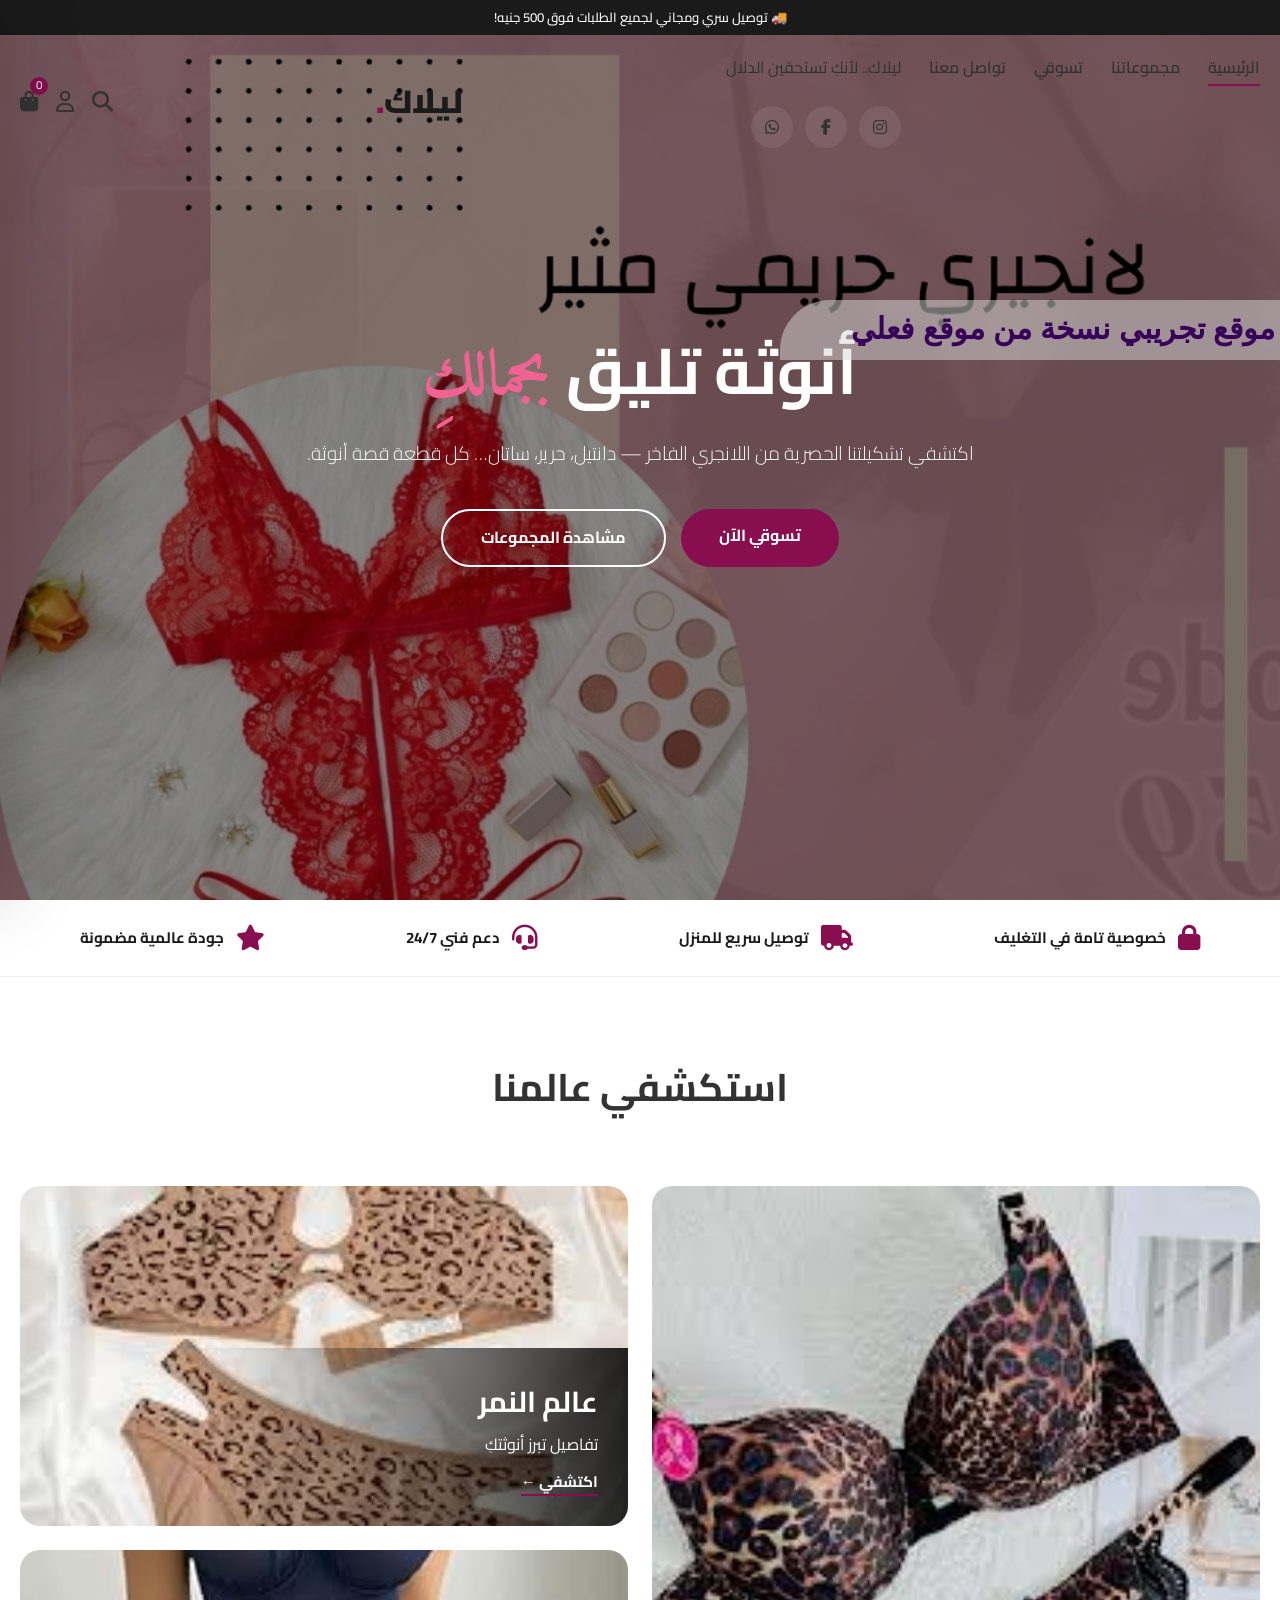
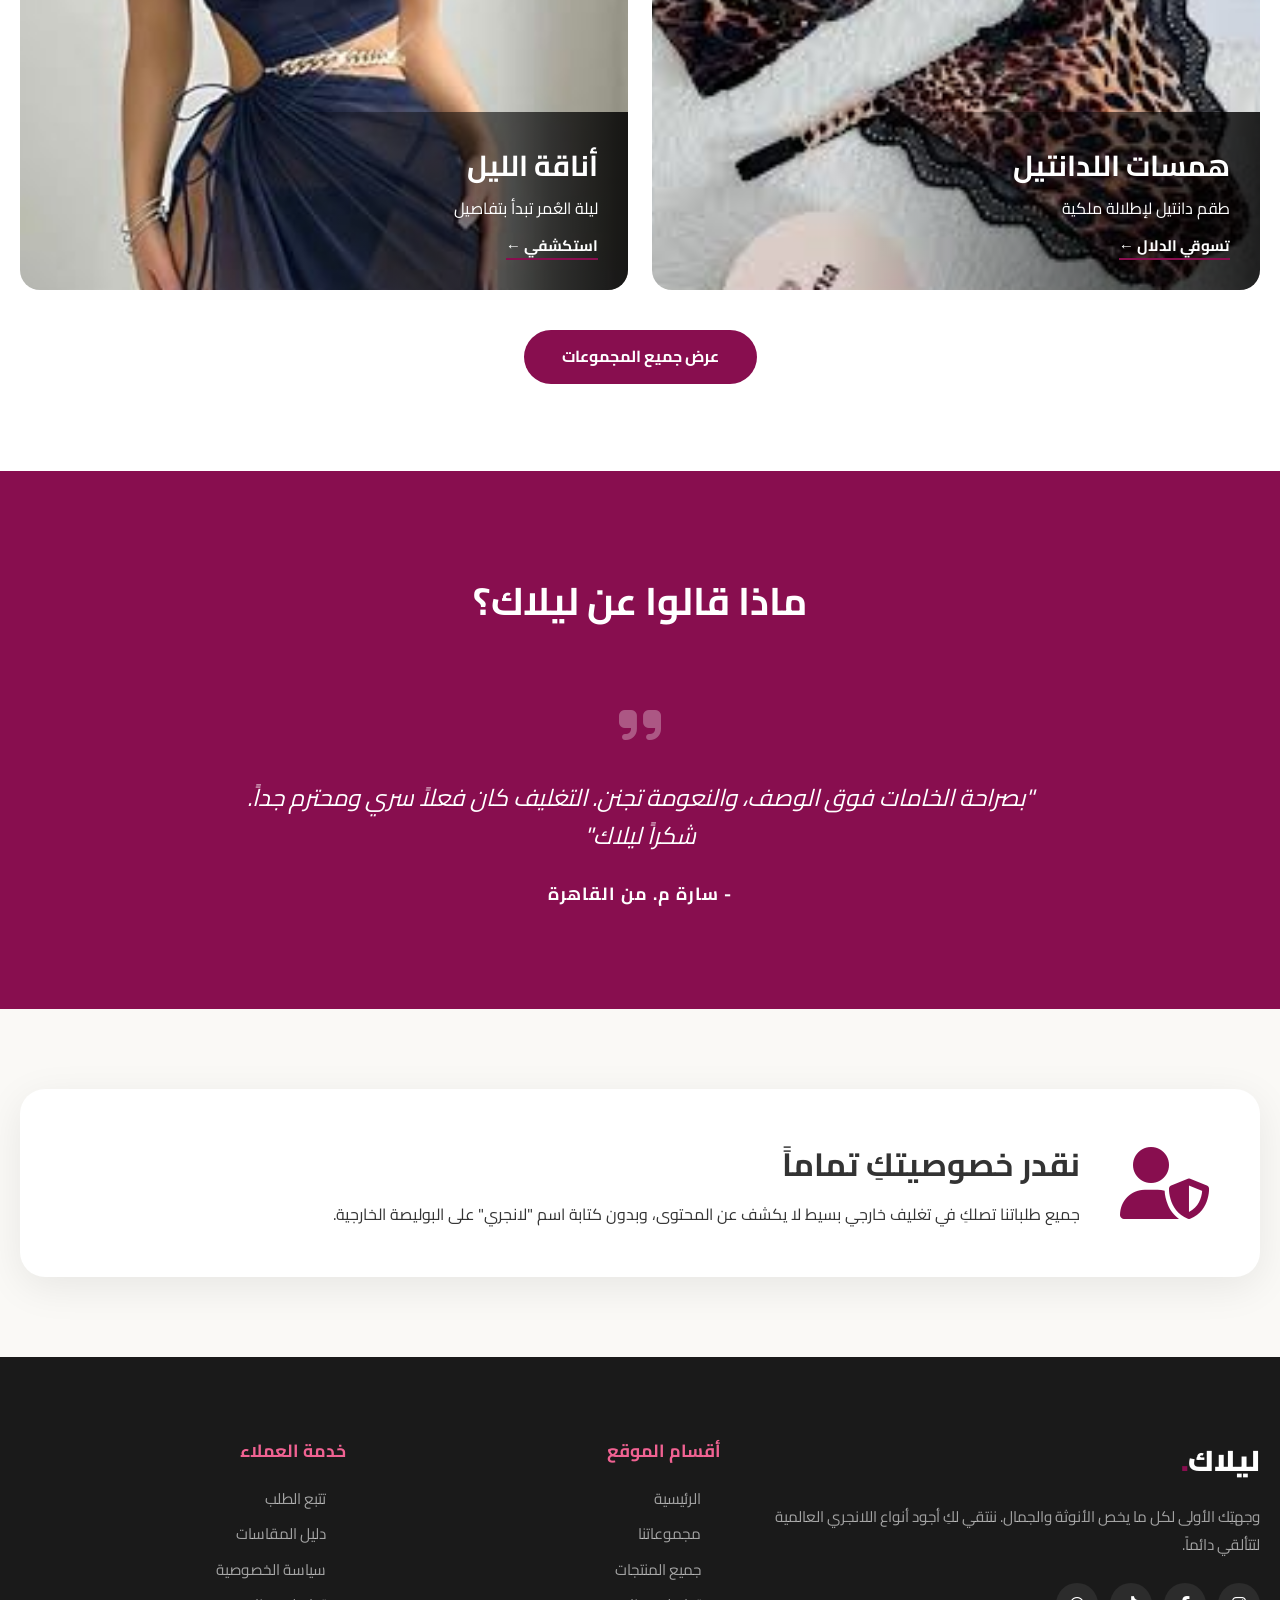
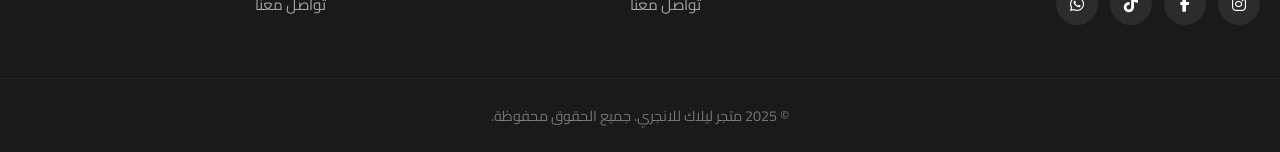
<file: index.html>
<!-- 
   ================================================================
   صفحة البداية - متجر ليلاك (LILAC)
   الوصف: الصفحة الرئيسية التي تعرض الهوية، المجموعات، وآراء العملاء.
   تم التطوير واليرمج بواسطة احمد وجدي الفقي  
   ================================================================
-->
<!DOCTYPE html>
<html lang="ar" dir="rtl">
<head>
    <meta charset="UTF-8">
    <meta name="viewport" content="width=device-width, initial-scale=1.0">
    <title>ليلاك | متجر اللانجري الفاخر</title>
    
    <!-- الروابط الخارجية: الخطوط والأيقونات -->
    <link rel="preconnect" href="https://fonts.googleapis.com">
    <link rel="preconnect" href="https://fonts.gstatic.com" crossorigin>
    <link href="https://fonts.googleapis.com/css2?family=Cairo:wght@300;400;600;700;900&family=Amiri:ital,wght@0,400;0,700;1,400&display=swap" rel="stylesheet">
    <link rel="stylesheet" href="https://cdnjs.cloudflare.com/ajax/libs/font-awesome/6.4.0/css/all.min.css">
    <link rel="stylesheet" href="style.css">
</head>
<body>
 <div class="panr"><p class="t_panr">  موقع تجريبي نسخة من موقع فعلي</p></div>
    <!-- Preloader -->
    <div id="preloader">
        <div class="loader"></div>
    </div>

    <div class="scroll-progress" id="scrollProgress"></div>

    <!-- نافذة البحث المنبثقة -->
    <div class="search-popup" id="searchPopup">
        <div class="container">
            <div class="search-header">
                <h3>عن ماذا تبحثين؟</h3>
                <button id="closeSearch"><i class="fa-solid fa-xmark"></i></button>
            </div>
            <form class="search-form">
                <input type="text" placeholder="ابحثي عن (لانجري، دانتيل، بودي سوت...)" autofocus>
                <button type="submit"><i class="fa-solid fa-magnifying-glass"></i></button>
            </form>
        </div>
    </div>

    <!-- ================= الـتـرويـسة (Header) ================= -->
    <header id="mainHeader">
        <!-- شريط الإعلانات المتحرك (يتم تغيير نصوصه عبر JS) -->
        <div class="top-bar">
            <span>🚚 توصيل سري ومجاني لجميع الطلبات فوق 500 جنيه!</span>
        </div>
        
        <nav class="navbar">
            <div class="container">
                <!-- زر القائمة الجانبية للموبايل -->
                <div class="nav-toggle" id="navToggle">
                    <span></span><span></span><span></span>
                </div>
                
                <!-- روابط التنقل الرئيسية -->
                <ul class="nav-links" id="navLinks">
                    <li><a href="index.html" class="active">الرئيسية</a></li>
                    <li><a href="collections.html">مجموعاتنا</a></li>
                    <li><a href="products.html">تسوقي</a></li>
                    <li><a href="contact.html">تواصل معنا</a></li>
                    
                    <!-- محتوى إضافي يظهر فقط في قائمة الموبايل -->
                    <div class="mobile-nav-extra">
                        <p class="mobile-nav-tagline">ليلاك.. لأنكِ تستحقين الدلال</p>
                        <div class="social-links">
                            <a href="#"><i class="fa-brands fa-instagram"></i></a>
                            <a href="#"><i class="fa-brands fa-facebook-f"></i></a>
                            <a href="#"><i class="fa-brands fa-whatsapp"></i></a>
                        </div>
                    </div>
                </ul>
                
                <!-- الشعار (Logo) -->
                <div class="logo"><a href="index.html">ليلاك<span>.</span></a></div>
                
                <!-- أيقونات الأدوات (بحث، حساب، سلة) -->
                <div class="nav-icons">
                    <a href="#" id="searchBtn"><i class="fa-solid fa-magnifying-glass"></i></a>
                    <a href="products.html"><i class="fa-regular fa-user"></i></a>
                    <a href="#" class="cart-icon" id="cartBtn">
                        <i class="fa-solid fa-bag-shopping"></i>
                        <span class="cart-count">0</span>
                    </a>
                </div>
            </div>
        </nav>
    </header>

    <!-- ================= قـسـم الـتـرحـيـب (Hero) ================= -->
    <section class="hero" style="background-image: linear-gradient(rgba(0,0,0,0.45), rgba(0,0,0,0.45)), url('img/prodacts/hook 1 .jpg'); background-position: center top;">
        <div class="hero-content">
            <h1 class="fade-in">أنوثة تليق <span>بجمالكِ</span></h1>
            <p class="fade-in">اكتشفي تشكيلتنا الحصرية من اللانجري الفاخر — دانتيل، حرير، ساتان… كل قطعة قصة أنوثة.</p>
            <div class="hero-btns fade-in">
                <a href="products.html" class="btn btn-primary">تسوقي الآن</a>
                <a href="collections.html" class="btn btn-outline">مشاهدة المجموعات</a>
            </div>
        </div>
    </section>

    <!-- ================= مـمـيزات الـمـتـجر (Trust Bars) ================= -->
    <section class="trust-bars">
        <div class="container flex-row">
            <div class="trust-item"><i class="fa-solid fa-lock"></i> <span>خصوصية تامة في التغليف</span></div>
            <div class="trust-item"><i class="fa-solid fa-truck"></i> <span>توصيل سريع للمنزل</span></div>
            <div class="trust-item"><i class="fa-solid fa-headset"></i> <span>دعم فني 24/7</span></div>
            <div class="trust-item"><i class="fa-solid fa-star"></i> <span>جودة عالمية مضمونة</span></div>
        </div>
    </section>

    <!-- ================= استـعراض الـمـجـموعات (Collections) ================= -->
    <section class="page-section" style="background: var(--white);">
        <div class="container">
            <div class="section-title">
                <h2>استكشفي عالمنا</h2>
                <div class="title-line"></div>
            </div>
            
            <div class="collections-grid">
                <!-- مجموعة كبيرة (تصميم مميز) -->
                <div class="collection-item large reveal">
                    <img src="img/prodacts/6.jpg" alt="طقم نمر بدانتيل">
                    <div class="collection-content">
                        <h3>همسات اللدانتيل</h3>
                        <p>طقم دانتيل لإطلالة ملكية</p>
                        <a href="collections.html" class="shop-link">تسوقي الدلال ←</a>
                    </div>
                </div>
                
                <!-- مجموعات فرعية -->
                <div class="collection-item reveal">
                    <img src="img/prodacts/3.jpg" alt="طقم نمر بيج">
                    <div class="collection-content">
                        <h3>عالم النمر</h3>
                        <p>تفاصيل تبرز أنوثتكِ</p>
                        <a href="collections.html" class="shop-link">اكتشفي ←</a>
                    </div>
                </div>
                <div class="collection-item reveal">
                    <img src="img/prodacts/d.jpg" alt="فستان كحلي فاخر">
                    <div class="collection-content">
                        <h3>أناقة الليل</h3>
                        <p>ليلة العُمر تبدأ بتفاصيل</p>
                        <a href="collections.html" class="shop-link">استكشفي ←</a>
                    </div>
                </div>
            </div>
            
            <div style="text-align:center; margin-top: 40px;">
                <a href="collections.html" class="btn btn-primary">عرض جميع المجموعات</a>
            </div>
        </div>
    </section>

    <!-- ================= آراء الـعـمـلاء (Testimonials) ================= -->
    <section class="testimonials">
        <div class="container">
            <div class="section-title">
                <h2 style="color:white">ماذا قالوا عن ليلاك؟</h2>
                <div class="title-line" style="background:white"></div>
            </div>
            <div class="testimonial-slider">
                <div class="testimonial-card">
                    <i class="fa-solid fa-quote-right"></i>
                    <p>"بصراحة الخامات فوق الوصف، والنعومة تجنن. التغليف كان فعلاً سري ومحترم جداً. شكراً ليلاك"</p>
                    <div class="author">- سارة م. من القاهرة</div>
                </div>
            </div>
        </div>
    </section>

    <!-- ================= قـسـم الـخـصـوصـيـة (Confidentiality) ================= -->
    <section class="confidentiality">
        <div class="container">
            <div class="conf-card">
                <div class="conf-icon"><i class="fa-solid fa-user-shield"></i></div>
                <div class="conf-text">
                    <h2>نقدر خصوصيتكِ تماماً</h2>
                    <p>جميع طلباتنا تصلكِ في تغليف خارجي بسيط لا يكشف عن المحتوى، وبدون كتابة اسم "لانجري" على البوليصة الخارجية.</p>
                </div>
            </div>
        </div>
    </section>

    <!-- ================= تـذيـيـل الـصـفـحة (Footer) ================= -->
    <footer>
        <div class="container grid-container">
            <!-- عن المتجر -->
            <div class="footer-about">
                <div class="logo">ليلاك<span>.</span></div>
                <p>وجهتِك الأولى لكل ما يخص الأنوثة والجمال. ننتقي لكِ أجود أنواع اللانجري العالمية لتتألقي دائماً.</p>
                <div class="social-links">
                    <a href="#"><i class="fa-brands fa-instagram"></i></a>
                    <a href="#"><i class="fa-brands fa-facebook-f"></i></a>
                    <a href="#"><i class="fa-brands fa-tiktok"></i></a>
                    <a href="#"><i class="fa-brands fa-whatsapp"></i></a>
                </div>
            </div>
            
            <!-- روابط سريعة -->
            <div class="footer-links">
                <h3>أقسام الموقع</h3>
                <ul>
                    <li><a href="index.html">الرئيسية</a></li>
                    <li><a href="collections.html">مجموعاتنا</a></li>
                    <li><a href="products.html">جميع المنتجات</a></li>
                    <li><a href="contact.html">تواصل معنا</a></li>
                </ul>
            </div>
            
            <!-- خدمة العملاء -->
            <div class="footer-links">
                <h3>خدمة العملاء</h3>
                <ul>
                    <li><a href="#">تتبع الطلب</a></li>
                    <li><a href="products.html" class="open-modal">دليل المقاسات</a></li>
                    <li><a href="#">سياسة الخصوصية</a></li>
                    <li><a href="contact.html">تواصل معنا</a></li>
                </ul>
            </div>
        </div>
        
        <!-- حقوق النشر -->
        <div class="bottom-footer">
            <div class="container">
                <p>© 2025 متجر ليلاك للانجري. جميع الحقوق محفوظة.</p>
            </div>
        </div>
    </footer>

    <!-- ================= سـلـة الـتـسوق (Cart Sidebar) ================= -->
    <div class="cart-sidebar" id="cartSidebar">
        <div class="cart-header">
            <h3>سلتك (<span>0</span>)</h3>
            <button id="closeCart"><i class="fa-solid fa-xmark"></i></button>
        </div>
        <div class="cart-items" id="cartItems">
            <div class="empty-cart">🛍️ سلتك فارغة، ابدأي بالتسوق الآن!</div>
        </div>
        <div class="cart-footer">
            <div class="total"><span>الإجمالي:</span> <span id="cartTotal">0 ج.م</span></div>
            <button class="btn btn-primary w-100">إتمام الشراء</button>
        </div>
    </div>

    <!-- ================= دلـيـل الـمـقاسات (Size Modal) ================= -->
    <div class="modal" id="sizeModal">
        <div class="modal-header">
            <h3>دليل المقاسات العالمي</h3>
            <button class="close-modal-btn"><i class="fa-solid fa-xmark"></i></button>
        </div>
        <table class="size-table">
            <thead><tr><th>المقاس</th><th>الصدر (سم)</th><th>الوسط (سم)</th></tr></thead>
            <tbody>
                <tr><td>S</td><td>80-85</td><td>60-65</td></tr>
                <tr><td>M</td><td>85-90</td><td>65-70</td></tr>
                <tr><td>L</td><td>90-95</td><td>70-75</td></tr>
                <tr><td>XL</td><td>95-100</td><td>75-80</td></tr>
            </tbody>
        </table>
    </div>

    <!-- الستارة الخلفية للتعتيم -->
    <div class="overlay" id="overlay"></div>
    
    <!-- ملف الجافاسكريبت للشرح والوظائف -->
    <script src="script.js"></script>
</body>
</html>
</file>
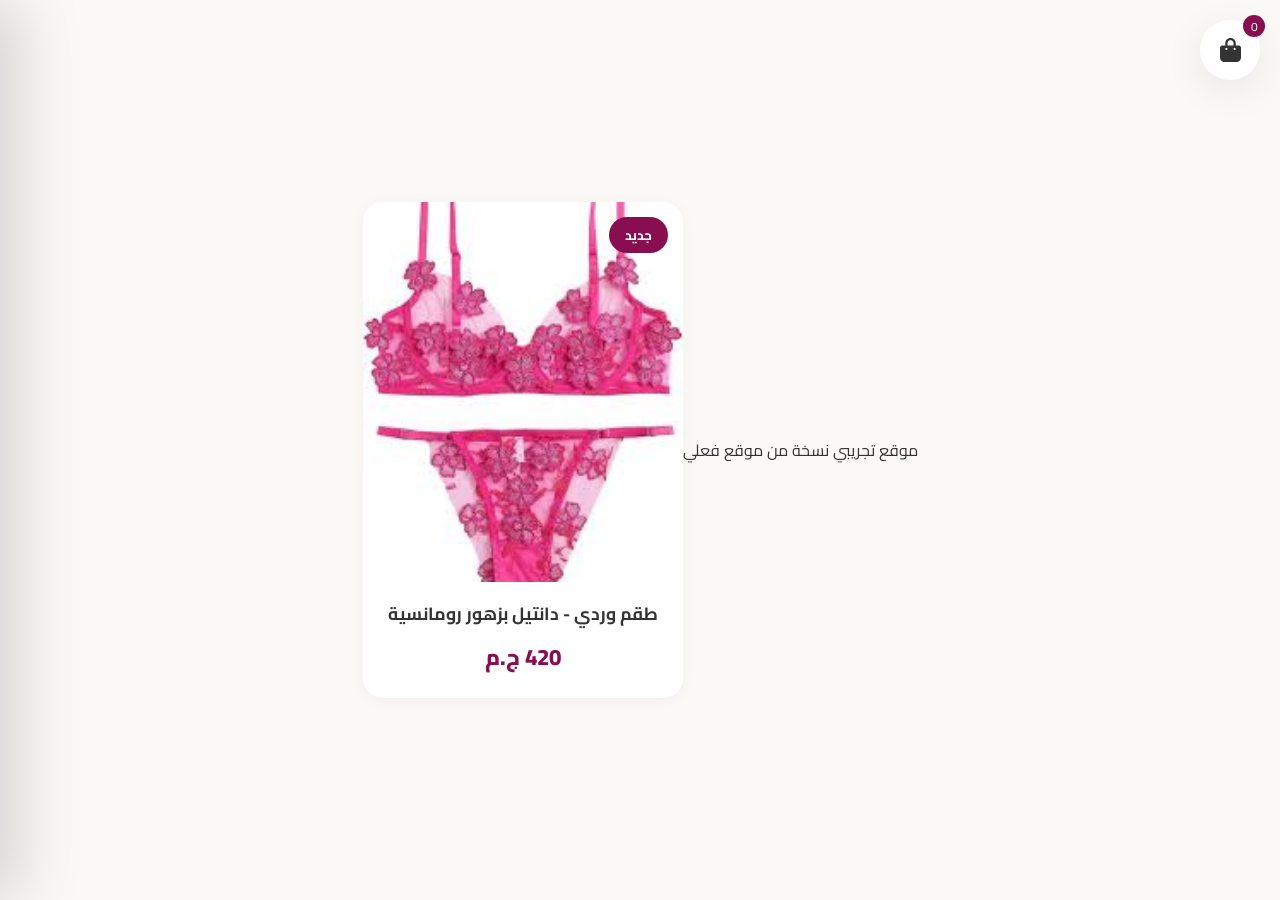
<file: cart_demo.html>
<!DOCTYPE html>
<html lang="ar" dir="rtl">
<head>
    <meta charset="UTF-8">
    <meta name="viewport" content="width=device-width, initial-scale=1.0">
    <title>ليلاك - نموذج السلة الاحترافي (للمطورين)</title>
    
    <!-- خط القاهرة والأميري (نفس الخطوط المستخدمة في المتجر) -->
    <link href="https://fonts.googleapis.com/css2?family=Cairo:wght@400;700;800&family=Amiri:ital,wght@0,700;1,700&display=swap" rel="stylesheet">
    <!-- مكتبة الأيقونات FontAwesome -->
    <link rel="stylesheet" href="https://cdnjs.cloudflare.com/ajax/libs/font-awesome/6.0.0/css/all.min.css">
    
    <style>
        /* ------------------------------------------------
           1. المتغيرات العامة (نفس متغيرات متجر ليلاك)
           ------------------------------------------------ */
        :root {
            --primary-color: #880E4F;
            --primary-light: #F06292;
            --secondary-color: #1A1A1A;
            --accent-color: #D4AF37;
            --bg-color: #FAF9F6;
            --text-color: #333333;
            --text-muted: #888888;
            --white: #ffffff;
            --transition: all 0.45s cubic-bezier(0.165, 0.84, 0.44, 1);
            --shadow: 0 10px 40px rgba(0, 0, 0, 0.08);
            --radius: 20px;
        }

        /* ------------------------------------------------
           2. التصفير والتنسيق الأساسي
           ------------------------------------------------ */
        * {
            margin: 0;
            padding: 0;
            box-sizing: border-box;
            font-family: 'Cairo', sans-serif;
        }

        body {
            background-color: var(--bg-color);
            color: var(--text-color);
            padding: 100px 20px;
            display: flex;
            justify-content: center;
            align-items: center;
            min-height: 100vh;
        }

        /* ------------------------------------------------
           3. كارد المنتج (التصميم الأصلي للمتجر)
           ------------------------------------------------ */
        .product-card {
            background: var(--white);
            border-radius: var(--radius);
            overflow: hidden;
            transition: var(--transition);
            box-shadow: 0 2px 15px rgba(0, 0, 0, 0.04);
            position: relative;
            width: 320px;
        }

        .product-card:hover {
            transform: translateY(-10px);
            box-shadow: 0 25px 50px rgba(0, 0, 0, 0.12);
        }

        .product-img {
            height: 380px;
            position: relative;
            overflow: hidden;
        }

        .product-img img {
            width: 100%;
            height: 100%;
            object-fit: cover;
            transition: var(--transition);
        }

        .product-card:hover .product-img img {
            transform: scale(1.1);
        }

        /* الأزرار التي تظهر عند التحويم */
        .product-actions {
            position: absolute;
            bottom: -70px;
            left: 50%;
            transform: translateX(-50%);
            display: flex;
            gap: 12px;
            transition: var(--transition);
            z-index: 99;
        }

        .product-card:hover .product-actions {
            bottom: 20px;
        }

        .product-actions button {
            width: 50px;
            height: 50px;
            border-radius: 50%;
            border: none;
            background: var(--white);
            cursor: pointer;
            box-shadow: 0 5px 15px rgba(0, 0, 0, 0.12);
            font-size: 1.2rem;
            transition: var(--transition);
            color: var(--secondary-color);
        }

        .product-actions button:hover {
            background: var(--primary-color);
            color: var(--white);
            transform: scale(1.1);
        }

        /* معلومات المنتج */
        .product-info {
            padding: 20px 25px;
            text-align: center;
        }

        .product-info h3 {
            font-size: 1.1rem;
            margin-bottom: 10px;
            line-height: 1.4;
            font-weight: 700;
        }

        .price {
            font-weight: 800;
            font-size: 1.4rem;
            color: var(--primary-color);
        }

        .product-badge {
            position: absolute;
            top: 15px;
            right: 15px;
            background: var(--primary-color);
            color: var(--white);
            padding: 5px 16px;
            border-radius: 50px;
            font-weight: 700;
            font-size: 0.85rem;
            z-index: 10;
        }

        /* ------------------------------------------------
           4. السلة الجانبية (التصميم الأصلي للمتجر)
           ------------------------------------------------ */
        .overlay {
            position: fixed;
            top: 0;
            left: 0;
            width: 100%;
            height: 100%;
            background: rgba(0, 0, 0, 0.65);
            z-index: 1500;
            display: none;
            backdrop-filter: blur(6px);
        }

        .cart-sidebar {
            position: fixed;
            top: 0;
            left: -420px;
            width: 420px;
            height: 100%;
            background: var(--white);
            z-index: 2000;
            transition: var(--transition);
            padding: 35px;
            display: flex;
            flex-direction: column;
            box-shadow: 20px 0 60px rgba(0, 0, 0, 0.15);
        }

        .cart-sidebar.open {
            left: 0;
        }

        .cart-header {
            display: flex;
            justify-content: space-between;
            align-items: center;
            padding-bottom: 20px;
            border-bottom: 1px solid #f5f5f5;
        }

        .cart-header h3 { font-size: 1.4rem; }
        
        .cart-header button {
            background: none; border: none; font-size: 1.5rem;
            cursor: pointer; color: var(--text-muted);
        }

        /* قائمة عناصر السلة */
        .cart-items {
            flex: 1;
            overflow-y: auto;
            margin: 20px 0;
        }

        .cart-item {
            display: flex;
            gap: 15px;
            margin-bottom: 20px;
            align-items: center;
        }

        .cart-item img {
            width: 70px;
            height: 90px;
            border-radius: 10px;
            object-fit: cover;
        }

        .cart-item-info { flex: 1; }
        
        .cart-item-info h4 { font-size: 0.95rem; margin-bottom: 5px; }
        
        .cart-item-price { color: var(--primary-color); font-weight: 800; }

        .cart-footer {
            border-top: 1px solid #f5f5f5;
            padding-top: 25px;
        }

        .total {
            display: flex;
            justify-content: space-between;
            font-size: 1.2rem;
            font-weight: 800;
            margin-bottom: 20px;
        }

        .btn-primary {
            background: var(--primary-color);
            color: var(--white);
            border: none;
            padding: 15px;
            border-radius: 12px;
            width: 100%;
            font-weight: 700;
            cursor: pointer;
            transition: var(--transition);
        }

        /* أيقونة السلة في الهيدر */
        .cart-icon {
            position: fixed;
            top: 20px;
            right: 20px;
            font-size: 1.5rem;
            cursor: pointer;
            background: var(--white);
            width: 60px;
            height: 60px;
            border-radius: 50%;
            display: flex;
            align-items: center;
            justify-content: center;
            box-shadow: var(--shadow);
            z-index: 1000;
        }

        .cart-count {
            position: absolute;
            top: -5px;
            right: -5px;
            background: var(--primary-color);
            color: white;
            font-size: 0.75rem;
            width: 22px;
            height: 22px;
            border-radius: 50%;
            display: flex;
            align-items: center;
            justify-content: center;
        }
    </style>
</head>
<body>
    <div class="panr"><p class="t_panr">  موقع تجريبي نسخة من موقع فعلي</p></div>

    <!-- أيقونة السلة (Trigger) -->
    <div class="cart-icon" onclick="toggleCart()">
        <i class="fa-solid fa-bag-shopping"></i>
        <span class="cart-count" id="cartCount">0</span>
    </div>

    <!-- كارد المنتج (نفس تصميم الموقع) -->
    <div class="product-card">
        <div class="product-badge">جديد</div>
        <div class="product-img">
            <img src="img/prodacts/2.jpg" alt="طقم وردي">
            <div class="product-actions">
                <!-- زر الإضافة -->
                <button onclick="addToCart(1, 'طقم وردي - دانتيل رومانسية', 420, 'img/prodacts/2.jpg')">
                    <i class="fa-solid fa-cart-plus"></i>
                </button>
                <button><i class="fa-regular fa-heart"></i></button>
            </div>
        </div>
        <div class="product-info">
            <h3>طقم وردي - دانتيل بزهور رومانسية</h3>
            <div class="price">420 ج.م</div>
        </div>
    </div>

    <!-- السلة الجانبية (نفس تصميم الموقع) -->
    <div class="cart-sidebar" id="cartSidebar">
        <div class="cart-header">
            <h3>سلتك (<span id="countText">0</span>)</h3>
            <button onclick="toggleCart()"><i class="fa-solid fa-xmark"></i></button>
        </div>
        <div class="cart-items" id="cartItems">
            <!-- سيتم تعبئتها بواسطة JS -->
        </div>
        <div class="cart-footer">
            <div class="total">
                <span>الإجمالي:</span>
                <span id="cartTotal">0 ج.م</span>
            </div>
            <button class="btn-primary" onclick="alert('تم التوجه لصفحة إتمام الشراء')">إتمام الشراء</button>
        </div>
    </div>

    <!-- الخلفية المعتمة -->
    <div class="overlay" id="overlay" onclick="toggleCart()"></div>

    <script>
        /* 
           ================================================================
           شرح الجافاسكريبت للسلة (بالتفصيل)
           ================================================================
        */

        // 1. مصفوفة السلة: هي المكان الذي تحفظ فيه المنتجات أثناء تصفح المستخدم.
        let cart = [];

        // 2. دالة فتح/إغلاق السلة: تقوم بتبديل كلاس 'open' لتحريك السلة.
        function toggleCart() {
            const sidebar = document.getElementById('cartSidebar');
            const overlay = document.getElementById('overlay');
            sidebar.classList.toggle('open');
            overlay.style.display = sidebar.classList.contains('open') ? 'block' : 'none';
        }

        // 3. دالة إضافة منتج:
        // - تأخذ (ID، الاسم، السعر، الصورة).
        // - تبحث إذا كان المنتج موجود مسبقاً لزيادة الكمية بدلاً من تكراره.
        function addToCart(id, title, price, image) {
            const existingItem = cart.find(item => item.id === id);

            if (existingItem) {
                existingItem.quantity += 1;
            } else {
                cart.push({ id, title, price, image, quantity: 1 });
            }

            updateUI(); // تحديث الأرقام والواجهة
            
            // فتح السلة تلقائياً عند الإضافة لإشعار المستخدم
            if (!document.getElementById('cartSidebar').classList.contains('open')) {
                toggleCart();
            }
        }

        // 4. دالة تحديث الواجهة (The Engine):
        // يقوم بمسح محتوى السلة وإعادة كتابته بناءً على ما هو موجود في المصفوفة.
        function updateUI() {
            const cartItems = document.getElementById('cartItems');
            const cartCount = document.getElementById('cartCount');
            const countText = document.getElementById('countText');
            const cartTotal = document.getElementById('cartTotal');

            cartItems.innerHTML = ''; // مسح الحالي
            let total = 0;
            let count = 0;

            cart.forEach((item, index) => {
                total += item.price * item.quantity;
                count += item.quantity;

                // بناء كود الـ HTML لكل عنصر
                cartItems.innerHTML += `
                    <div class="cart-item">
                        <img src="${item.image}" alt="">
                        <div class="cart-item-info">
                            <h4>${item.title}</h4>
                            <div class="cart-item-price">${item.price} ج.م × ${item.quantity}</div>
                            <button onclick="removeFromCart(${index})" style="color:red; background:none; border:none; cursor:pointer; font-size:0.8rem; margin-top:5px;">حذف</button>
                        </div>
                    </div>
                `;
            });

            // تحديث الأرقام النهائية
            cartCount.textContent = count;
            countText.textContent = count;
            cartTotal.textContent = total + ' ج.م';
            
            if (cart.length === 0) {
                cartItems.innerHTML = '<div style="text-align:center; padding:50px; color:#aaa;">سلتك فارغة</div>';
            }
        }

        // 5. دالة الحذف: تحذف عنصر واحد من المصفوفة بناءً على ترتيبه.
        function removeFromCart(index) {
            cart.splice(index, 1);
            updateUI();
        }
    </script>
</body>
</html>
</file>
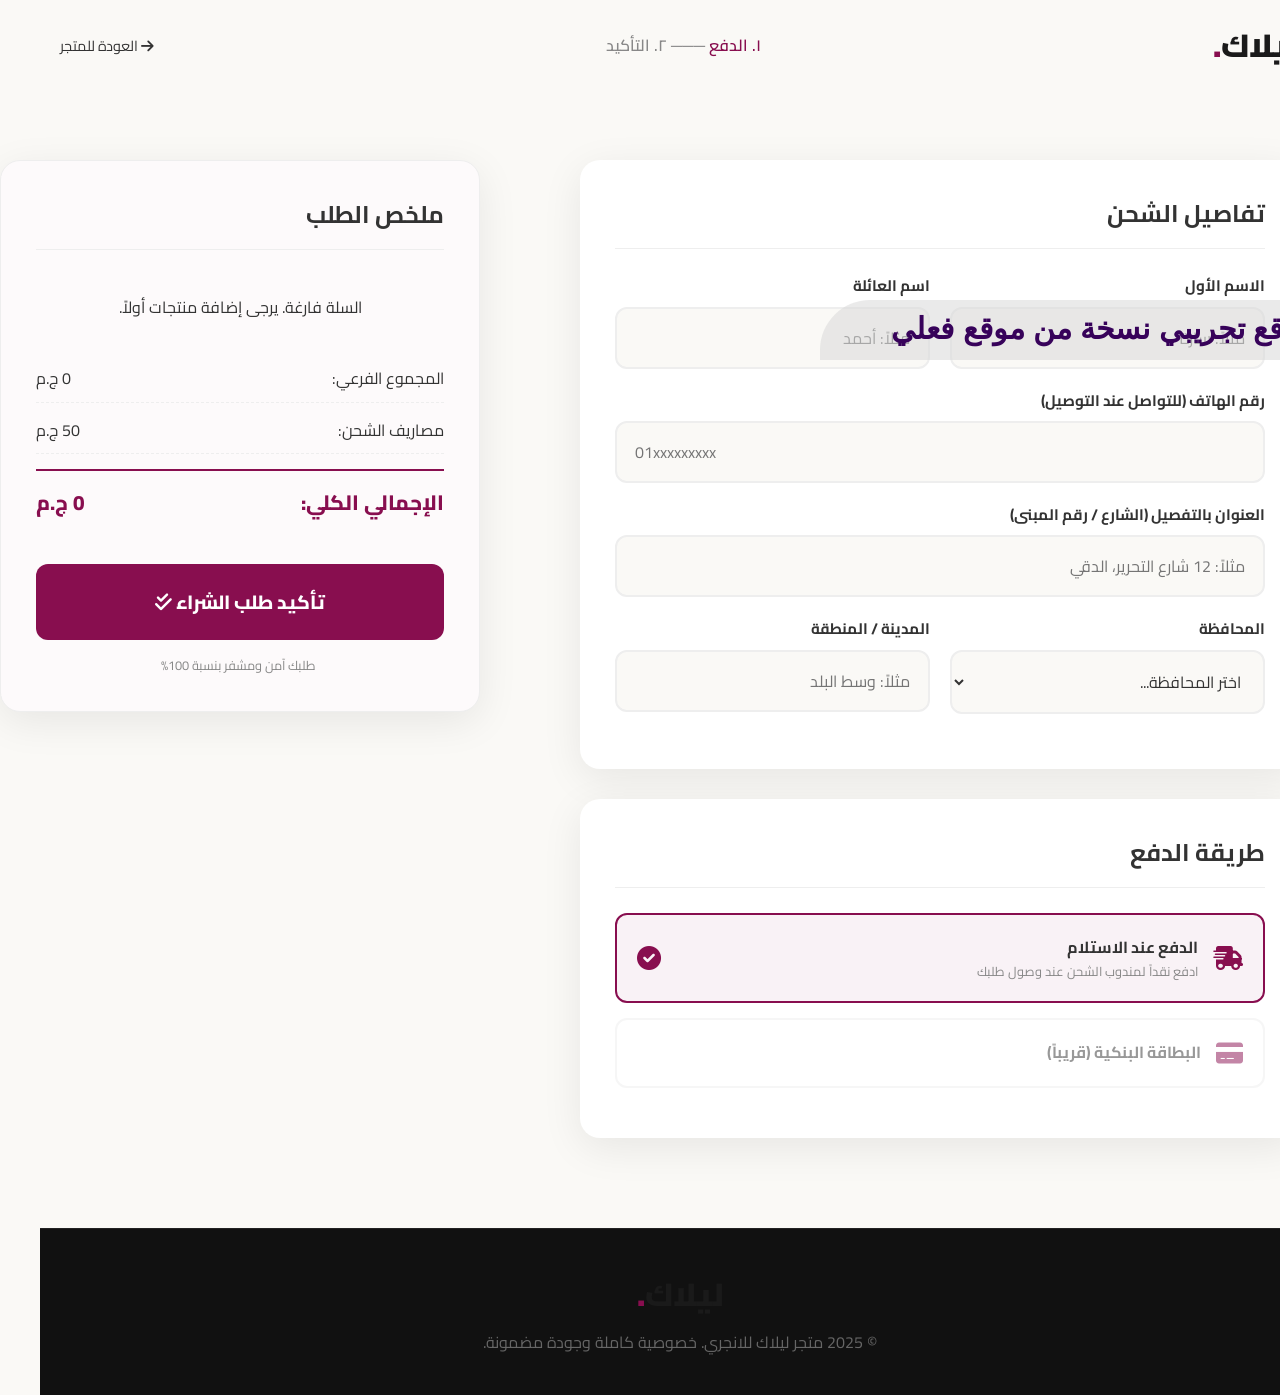
<file: checkout.html>
<!DOCTYPE html>
<html lang="ar" dir="rtl">

<head>
    <meta charset="UTF-8">
    <meta name="viewport" content="width=device-width, initial-scale=1.0">
    <title>إتمام الشراء | ليلاك للانجري</title>
    <link href="https://fonts.googleapis.com/css2?family=Cairo:wght@400;600;700;800&display=swap" rel="stylesheet">
    <link rel="stylesheet" href="https://cdnjs.cloudflare.com/ajax/libs/font-awesome/6.0.0/css/all.min.css">
    <link rel="stylesheet" href="style.css">
    <style>
        .checkout-container { padding: 60px 0; }
        .checkout-grid { display: grid; grid-template-columns: 1.5fr 1fr; gap: 40px; align-items: start; }
        
        .checkout-card { background: var(--white); border-radius: var(--radius); padding: 35px; box-shadow: var(--shadow); margin-bottom: 30px; }
        .checkout-card h2 { font-size: 1.5rem; margin-bottom: 25px; border-bottom: 1px solid #eee; padding-bottom: 15px; }

        .form-row { display: grid; grid-template-columns: 1fr 1fr; gap: 20px; }
        
        .order-summary { background: #fdfafb; border: 1px solid #eee; }
        .summary-item { display: flex; justify-content: space-between; margin-bottom: 15px; border-bottom: 1px dashed #eee; padding-bottom: 10px; }
        .summary-item.total { border-top: 2px solid var(--primary-color); border-bottom: none; padding-top: 15px; font-weight: 800; font-size: 1.3rem; color: var(--primary-color); }

        .checkout-item { display: flex; gap: 15px; margin-bottom: 15px; }
        .checkout-item img { width: 50px; height: 65px; border-radius: 8px; object-fit: cover; }
        .checkout-item-info { flex: 1; font-size: 0.9rem; }
        
        .payment-option { 
            display: flex; align-items: center; gap: 15px; padding: 20px; 
            border: 2px solid #eee; border-radius: 12px; margin-bottom: 15px; cursor: pointer; transition: var(--transition);
        }
        .payment-option.active { border-color: var(--primary-color); background: rgba(136, 14, 79, 0.05); }
        .payment-option i { font-size: 1.5rem; color: var(--primary-color); }

        .btn-order { background: var(--primary-color); color: white; width: 100%; padding: 20px; border: none; border-radius: 12px; font-size: 1.2rem; font-weight: 800; cursor: pointer; transition: var(--transition); margin-top: 20px; }
        .btn-order:hover { background: #6a093d; transform: translateY(-3px); }

        @media (max-width: 992px) {
            .checkout-grid { grid-template-columns: 1fr; }
            .order-summary { order: -1; }
        }
    </style>
</head>

<body>
    <div class="panr"><p class="t_panr">  موقع تجريبي نسخة من موقع فعلي</p></div>

    <header>
        <nav class="navbar scrolled"> <!-- Always scrolled for checkout -->
            <div class="container flex-row">
                <div class="logo"><a href="index.html">ليلاك<span>.</span></a></div>
                <div class="checkout-steps" style="font-weight: 600; color: var(--text-muted);">
                    <span style="color: var(--primary-color);">١. الدفع</span> ─── <span>٢. التأكيد</span>
                </div>
                <a href="products.html" style="font-size: 0.9rem;"><i class="fa-solid fa-arrow-right"></i> العودة للمتجر</a>
            </div>
        </nav>
    </header>

    <main class="page-content">
        <section class="checkout-container">
            <div class="container">
                <div class="checkout-grid">
                    <!-- Form Side -->
                    <div class="checkout-main">
                        <div class="checkout-card reveal reveal-up">
                            <h2>تفاصيل الشحن</h2>
                            <form id="checkoutForm">
                                <div class="form-row">
                                    <div class="form-group">
                                        <label>الاسم الأول</label>
                                        <input type="text" placeholder="مثلاً: سارة" required>
                                    </div>
                                    <div class="form-group">
                                        <label>اسم العائلة</label>
                                        <input type="text" placeholder="مثلاً: أحمد" required>
                                    </div>
                                </div>
                                <div class="form-group">
                                    <label>رقم الهاتف (للتواصل عند التوصيل)</label>
                                    <input type="tel" placeholder="01xxxxxxxxx" required>
                                </div>
                                <div class="form-group">
                                    <label>العنوان بالتفصيل (الشارع / رقم المبنى)</label>
                                    <input type="text" placeholder="مثلاً: 12 شارع التحرير، الدقي" required>
                                </div>
                                <div class="form-row">
                                    <div class="form-group">
                                        <label>المحافظة</label>
                                        <select required>
                                            <option value="">اختر المحافظة...</option>
                                            <option>القاهرة</option>
                                            <option>الجيزة</option>
                                            <option>الإسكندرية</option>
                                            <!-- Additional cities -->
                                        </select>
                                    </div>
                                    <div class="form-group">
                                        <label>المدينة / المنطقة</label>
                                        <input type="text" placeholder="مثلاً: وسط البلد" required>
                                    </div>
                                </div>
                            </form>
                        </div>

                        <div class="checkout-card reveal reveal-up">
                            <h2>طريقة الدفع</h2>
                            <div class="payment-option active">
                                <i class="fa-solid fa-truck-fast"></i>
                                <div>
                                    <strong>الدفع عند الاستلام</strong>
                                    <p style="font-size: 0.8rem; color: var(--text-muted);">ادفع نقداً لمندوب الشحن عند وصول طلبك</p>
                                </div>
                                <i class="fa-solid fa-circle-check" style="margin-right: auto;"></i>
                            </div>
                            <div class="payment-option" style="opacity: 0.5; cursor: not-allowed;" title="قريباً">
                                <i class="fa-solid fa-credit-card"></i>
                                <div>
                                    <strong>البطاقة البنكية (قريباً)</strong>
                                </div>
                            </div>
                        </div>
                    </div>

                    <!-- Summary Side -->
                    <div class="checkout-sidebar">
                        <div class="checkout-card order-summary reveal reveal-right">
                            <h2>ملخص الطلب</h2>
                            <div id="checkoutItemsList">
                                <!-- Filled by JS -->
                            </div>
                            
                            <div style="margin-top: 25px;">
                                <div class="summary-item">
                                    <span>المجموع الفرعي:</span>
                                    <span id="subtotal">0 ج.م</span>
                                </div>
                                <div class="summary-item">
                                    <span>مصاريف الشحن:</span>
                                    <span id="shippingFee">50 ج.م</span>
                                </div>
                                <div class="summary-item total">
                                    <span>الإجمالي الكلي:</span>
                                    <span id="grandTotal">0 ج.م</span>
                                </div>
                            </div>

                            <button class="btn-order" id="placeOrderBtn">تأكيد طلب الشراء <i class="fa-solid fa-check-double"></i></button>
                            <p style="text-align: center; font-size: 0.8rem; color: var(--text-muted); margin-top: 15px;">
                                <i class="fa-solid fa-shield-halved"></i> طلبك آمن ومشفر بنسبة 100%
                            </p>
                        </div>
                    </div>
                </div>
            </div>
        </section>
    </main>

    <footer style="background: #111; padding: 40px 0; color: #666; text-align: center; border-top: 1px solid #222;">
        <div class="container">
            <div class="logo" style="margin-bottom: 10px;">ليلاك<span>.</span></div>
            <p>© 2025 متجر ليلاك للانجري. خصوصية كاملة وجودة مضمونة.</p>
        </div>
    </footer>

    <script src="script.js"></script>
    <script>
        // دالة عرض ملخص الطلب في هذا الصفحة فقط
        function renderCheckoutSummary() {
            const list = document.getElementById('checkoutItemsList');
            const subtotalDisplay = document.getElementById('subtotal');
            const grandTotalDisplay = document.getElementById('grandTotal');
            
            // استرجاع السلة من localStorage (نفس المفتاح المستخدم في script.js)
            let currentCart = JSON.parse(localStorage.getItem('lilac_cart')) || [];
            
            if(currentCart.length === 0) {
                list.innerHTML = '<p style="text-align:center; padding: 20px;">السلة فارغة. يرجى إضافة منتجات أولاً.</p>';
                return;
            }

            list.innerHTML = '';
            let subtotal = 0;

            currentCart.forEach(item => {
                subtotal += item.price * item.quantity;
                list.innerHTML += `
                    <div class="checkout-item">
                        <img src="${item.image}" alt="">
                        <div class="checkout-item-info">
                            <strong>${item.name}</strong>
                            <div>الكمية: ${item.quantity}</div>
                            <div style="color: var(--primary-color); font-weight: 700;">${item.price} ج.م</div>
                        </div>
                    </div>
                `;
            });

            subtotalDisplay.textContent = subtotal + ' ج.م';
            grandTotalDisplay.textContent = (subtotal + 50) + ' ج.م';
        }

        // تشغيل العرض عند تحميل الصفحة
        document.addEventListener('DOMContentLoaded', renderCheckoutSummary);

        // زر إرسال الطلب (محاكاة وحفظ في لوحة التحكم)
        document.getElementById('placeOrderBtn').onclick = function() {
            const form = document.getElementById('checkoutForm');
            if(form.reportValidity()) {
                const currentCart = JSON.parse(localStorage.getItem('lilac_cart')) || [];
                const subtotal = currentCart.reduce((sum, item) => sum + (item.price * item.quantity), 0);
                const orderData = {
                    id: 'ORD-' + Date.now(),
                    name: document.querySelector('input[placeholder*="سارة"]').value + ' ' + document.querySelector('input[placeholder*="أحمد"]').value,
                    phone: document.querySelector('input[type="tel"]').value,
                    total: subtotal + 50,
                    date: new Date().toLocaleDateString('ar-EG'),
                    status: 'pending',
                    statusText: 'جديدة'
                };

                // حفظ الطلب في مصفوفة الطلبات العالمية للوحة التحكم
                let allOrders = JSON.parse(localStorage.getItem('lilac_orders_v1')) || [];
                allOrders.push(orderData);
                localStorage.setItem('lilac_orders_v1', JSON.stringify(allOrders));

                alert('شكراً لكِ! تم استلام طلبك بنجاح. سنقوم بالتواصل معكِ هاتفياً لتأكيد الشحن.');
                localStorage.removeItem('lilac_cart'); // تفريغ السلة بعد الطلب
                window.location.href = 'index.html';
            }
        };
    </script>
</body>

</html>
</file>
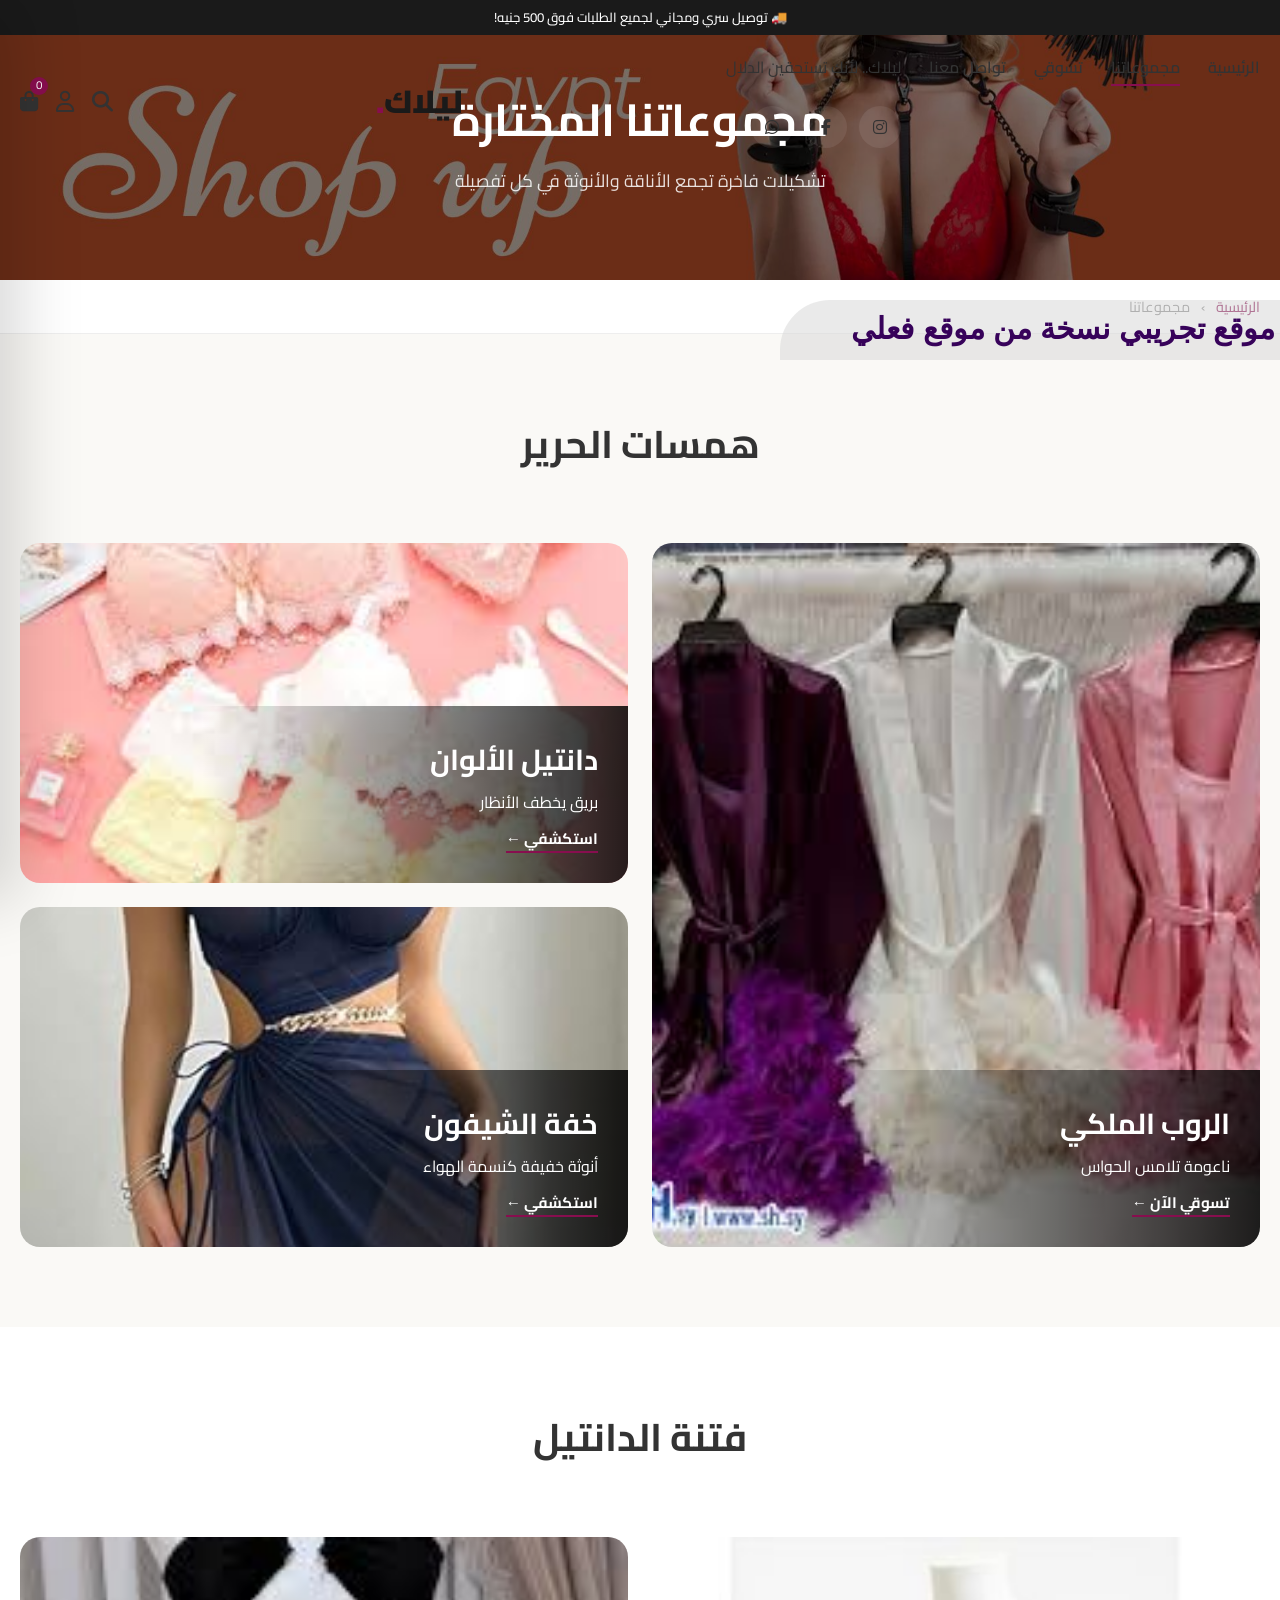
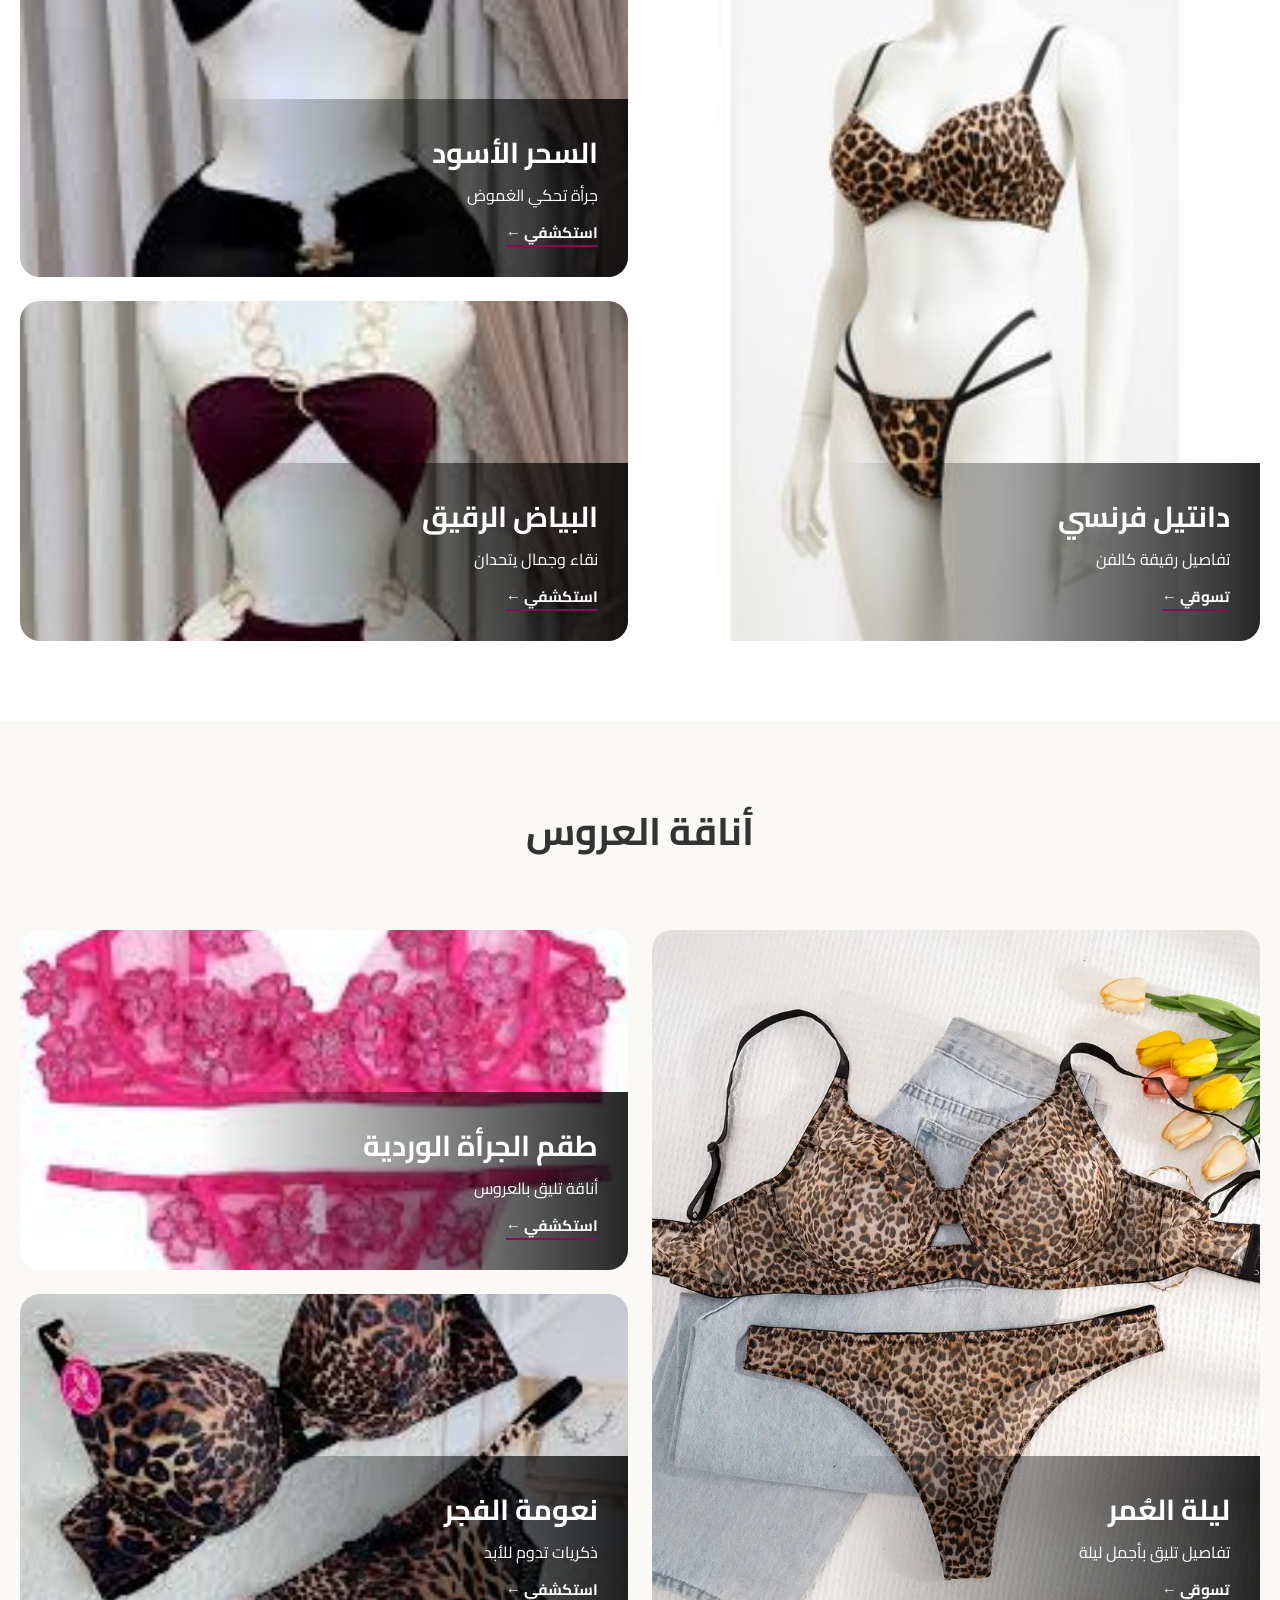
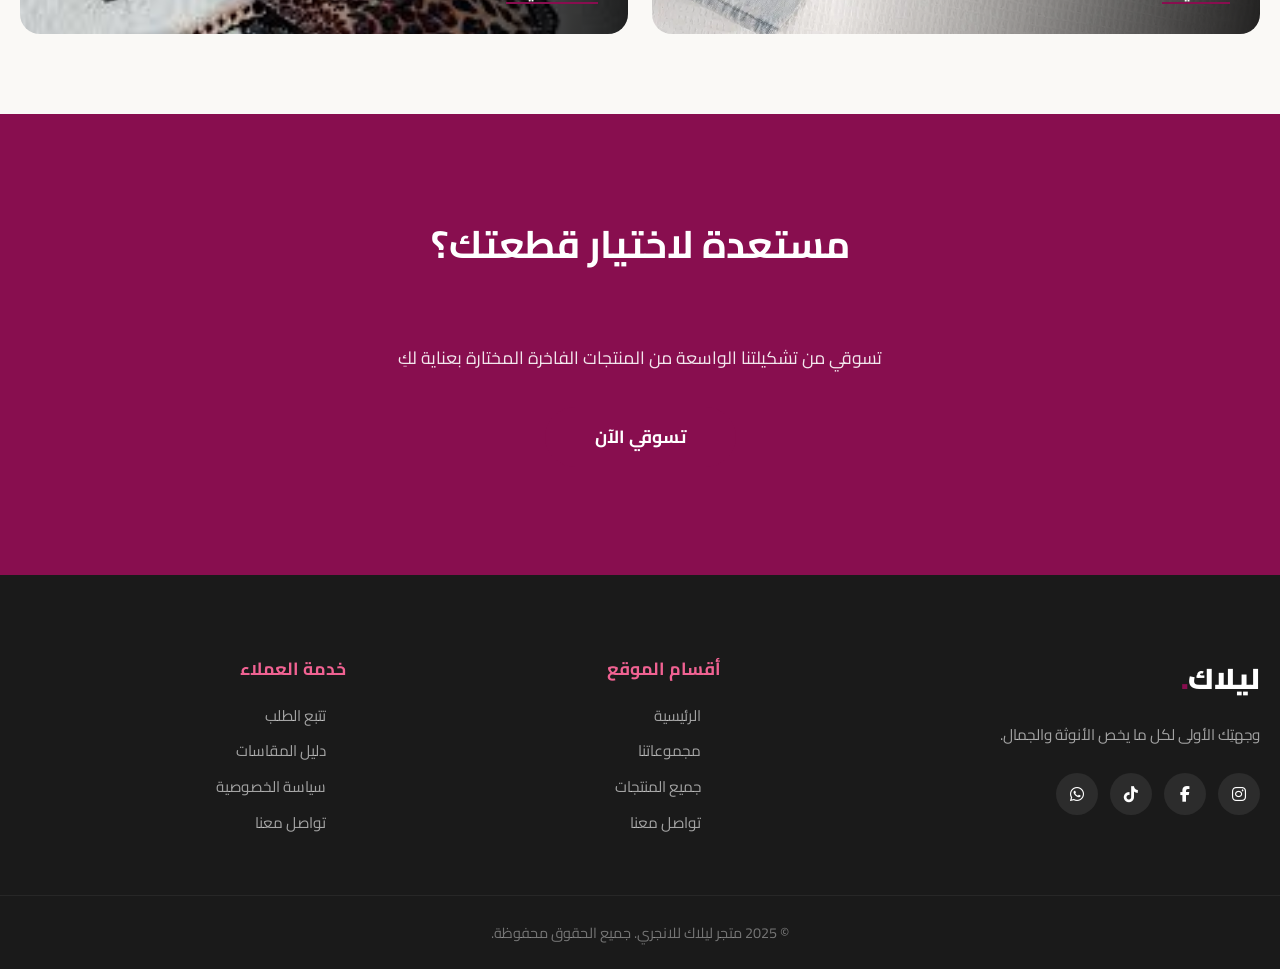
<file: collections.html>
<!-- 
   ================================================================
   صفحة المجموعات (Collections)
   الوصف: عرض تصنيفات المنتجات المختلفة (لانجري، فساتين، الخ).
   ================================================================
-->
<!DOCTYPE html>
<html lang="ar" dir="rtl">
<head>
    <meta charset="UTF-8">
    <meta name="viewport" content="width=device-width, initial-scale=1.0">
    <title>مجموعاتنا | ليلاك للانجري</title>
    <link rel="preconnect" href="https://fonts.googleapis.com">
    <link rel="preconnect" href="https://fonts.gstatic.com" crossorigin>
    <link href="https://fonts.googleapis.com/css2?family=Cairo:wght@300;400;600;700;900&family=Amiri:ital,wght@0,400;0,700;1,400&display=swap" rel="stylesheet">
    <link rel="stylesheet" href="https://cdnjs.cloudflare.com/ajax/libs/font-awesome/6.4.0/css/all.min.css">
    <link rel="stylesheet" href="style.css">
</head>
<body>
    <div class="panr"><p class="t_panr">  موقع تجريبي نسخة من موقع فعلي</p></div>

    <div class="scroll-progress" id="scrollProgress"></div>

    <!-- Search Popup -->
    <div class="search-popup" id="searchPopup">
        <div class="container">
            <div class="search-header">
                <h3>عن ماذا تبحثين؟</h3>
                <button id="closeSearch"><i class="fa-solid fa-xmark"></i></button>
            </div>
            <form class="search-form">
                <input type="text" placeholder="ابحثي عن (لانجري، دانتيل، بودي سوت...)" autofocus>
                <button type="submit"><i class="fa-solid fa-magnifying-glass"></i></button>
            </form>
        </div>
    </div>

    <!-- Header -->
    <header id="mainHeader">
        <div class="top-bar"><span>🚚 توصيل سري ومجاني لجميع الطلبات فوق 500 جنيه!</span></div>
        <nav class="navbar">
            <div class="container">
                <div class="nav-toggle" id="navToggle"><span></span><span></span><span></span></div>
                <ul class="nav-links" id="navLinks">
                    <li><a href="index.html">الرئيسية</a></li>
                    <li><a href="collections.html" class="active">مجموعاتنا</a></li>
                    <li><a href="products.html">تسوقي</a></li>
                    <li><a href="contact.html">تواصل معنا</a></li>
                    <!-- Mobile Extra Content -->
                    <div class="mobile-nav-extra">
                        <p class="mobile-nav-tagline">ليلاك.. لأنكِ تستحقين الدلال</p>
                        <div class="social-links">
                            <a href="#"><i class="fa-brands fa-instagram"></i></a>
                            <a href="#"><i class="fa-brands fa-facebook-f"></i></a>
                            <a href="#"><i class="fa-brands fa-whatsapp"></i></a>
                        </div>
                    </div>
                </ul>
                <div class="logo"><a href="index.html">ليلاك<span>.</span></a></div>
                <div class="nav-icons">
                    <a href="#" id="searchBtn"><i class="fa-solid fa-magnifying-glass"></i></a>
                    <a href="products.html"><i class="fa-regular fa-user"></i></a>
                    <a href="#" class="cart-icon" id="cartBtn">
                        <i class="fa-solid fa-bag-shopping"></i>
                        <span class="cart-count">0</span>
                    </a>
                </div>
            </div>
        </nav>
    </header>

    <!-- Page Banner -->
    <div class="page-banner" style="background-image: url('img/prodacts/oanar 2 .jpg'); background-position: center;">
        <div class="page-banner-content">
            <h1>مجموعاتنا المختارة</h1>
            <p>تشكيلات فاخرة تجمع الأناقة والأنوثة في كل تفصيلة</p>
        </div>
    </div>

    <!-- Breadcrumb -->
    <div class="breadcrumb">
        <div class="container">
            <a href="index.html">الرئيسية</a>
            <span>›</span>
            مجموعاتنا
        </div>
    </div>

    <!-- Collection 1: Silk -->
    <section class="page-section">
        <div class="container">
            <div class="section-title">
                <h2>همسات الحرير</h2>
                <div class="title-line"></div>
            </div>
            <div class="collections-grid">
                <div class="collection-item large">
                    <img src="img/prodacts/all 1 .jpg" alt="روب ريش ساتان">
                    <div class="collection-content">
                        <h3>الروب الملكي</h3>
                        <p>ناعومة تلامس الحواس</p>
                        <a href="products.html" class="shop-link">تسوقي الآن ←</a>
                    </div>
                </div>
                <div class="collection-item">
                    <img src="img/prodacts/all 2 .jpg" alt="طقم دانتيل ألوان">
                    <div class="collection-content">
                        <h3>دانتيل الألوان</h3>
                        <p>بريق يخطف الأنظار</p>
                        <a href="products.html" class="shop-link">استكشفي ←</a>
                    </div>
                </div>
                <div class="collection-item">
                    <img src="img/prodacts/d.jpg" alt="فستان ليلي">
                    <div class="collection-content">
                        <h3>خفة الشيفون</h3>
                        <p>أنوثة خفيفة كنسمة الهواء</p>
                        <a href="products.html" class="shop-link">استكشفي ←</a>
                    </div>
                </div>
            </div>
        </div>
    </section>

    <!-- Collection 2: Lace -->
    <section class="page-section" style="background: var(--white);">
        <div class="container">
            <div class="section-title">
                <h2>فتنة الدانتيل</h2>
                <div class="title-line"></div>
            </div>
            <div class="collections-grid">
                <div class="collection-item large">
                    <img src="img/prodacts/1.jpg" alt="طقم نمر أسود">
                    <div class="collection-content">
                        <h3>دانتيل فرنسي</h3>
                        <p>تفاصيل رقيقة كالفن</p>
                        <a href="products.html" class="shop-link">تسوقي ←</a>
                    </div>
                </div>
                <div class="collection-item">
                    <img src="img/prodacts/a.jpg" alt="بودي أسود أبيض">
                    <div class="collection-content">
                        <h3>السحر الأسود</h3>
                        <p>جرأة تحكي الغموض</p>
                        <a href="products.html" class="shop-link">استكشفي ←</a>
                    </div>
                </div>
                <div class="collection-item">
                    <img src="img/prodacts/s.jpg" alt="سيت نبيذي">
                    <div class="collection-content">
                        <h3>البياض الرقيق</h3>
                        <p>نقاء وجمال يتحدان</p>
                        <a href="products.html" class="shop-link">استكشفي ←</a>
                    </div>
                </div>
            </div>
        </div>
    </section>

    <!-- Collection 3: Bridal -->
    <section class="page-section">
        <div class="container">
            <div class="section-title">
                <h2>أناقة العروس</h2>
                <div class="title-line"></div>
            </div>
            <div class="collections-grid">
                <div class="collection-item large">
                    <img src="img/prodacts/4.jpg" alt="طقم نمر فاخر">
                    <div class="collection-content">
                        <h3>ليلة العُمر</h3>
                        <p>تفاصيل تليق بأجمل ليلة</p>
                        <a href="products.html" class="shop-link">تسوقي ←</a>
                    </div>
                </div>
                <div class="collection-item">
                    <img src="img/prodacts/2.jpg" alt="طقم وردي بزهور">
                    <div class="collection-content">
                        <h3>طقم الجرأة الوردية</h3>
                        <p>أناقة تليق بالعروس</p>
                        <a href="products.html" class="shop-link">استكشفي ←</a>
                    </div>
                </div>
                <div class="collection-item">
                    <img src="img/prodacts/6.jpg" alt="طقم نمر دانتيل">
                    <div class="collection-content">
                        <h3>نعومة الفجر</h3>
                        <p>ذكريات تدوم للأبد</p>
                        <a href="products.html" class="shop-link">استكشفي ←</a>
                    </div>
                </div>
            </div>
        </div>
    </section>

    <!-- CTA -->
    <section class="testimonials">
        <div class="container" style="text-align:center">
            <div class="section-title">
                <h2 style="color:white">مستعدة لاختيار قطعتك؟</h2>
                <div class="title-line" style="background:white"></div>
            </div>
            <p style="font-size:1.1rem; opacity:0.9; margin-bottom:35px; max-width:600px; margin-left:auto; margin-right:auto;">
                تسوقي من تشكيلتنا الواسعة من المنتجات الفاخرة المختارة بعناية لكِ
            </p>
            <a href="products.html" class="btn btn-primary" style="font-size:1.1rem; padding:16px 50px;">تسوقي الآن</a>
        </div>
    </section>

    <!-- Footer -->
    <footer>
        <div class="container grid-container">
            <div class="footer-about">
                <div class="logo">ليلاك<span>.</span></div>
                <p>وجهتِك الأولى لكل ما يخص الأنوثة والجمال.</p>
                <div class="social-links">
                    <a href="#"><i class="fa-brands fa-instagram"></i></a>
                    <a href="#"><i class="fa-brands fa-facebook-f"></i></a>
                    <a href="#"><i class="fa-brands fa-tiktok"></i></a>
                    <a href="#"><i class="fa-brands fa-whatsapp"></i></a>
                </div>
            </div>
            <div class="footer-links">
                <h3>أقسام الموقع</h3>
                <ul>
                    <li><a href="index.html">الرئيسية</a></li>
                    <li><a href="collections.html">مجموعاتنا</a></li>
                    <li><a href="products.html">جميع المنتجات</a></li>
                    <li><a href="contact.html">تواصل معنا</a></li>
                </ul>
            </div>
            <div class="footer-links">
                <h3>خدمة العملاء</h3>
                <ul>
                    <li><a href="#">تتبع الطلب</a></li>
                    <li><a href="#">دليل المقاسات</a></li>
                    <li><a href="#">سياسة الخصوصية</a></li>
                    <li><a href="contact.html">تواصل معنا</a></li>
                </ul>
            </div>
        </div>
        <div class="bottom-footer">
            <div class="container"><p>© 2025 متجر ليلاك للانجري. جميع الحقوق محفوظة.</p></div>
        </div>
    </footer>

    <!-- Cart Sidebar -->
    <div class="cart-sidebar" id="cartSidebar">
        <div class="cart-header">
            <h3>سلتك (<span>0</span>)</h3>
            <button id="closeCart"><i class="fa-solid fa-xmark"></i></button>
        </div>
        <div class="cart-items" id="cartItems">
            <div class="empty-cart">🛍️ سلتك فارغة، ابدأي بالتسوق الآن!</div>
        </div>
        <div class="cart-footer">
            <div class="total"><span>الإجمالي:</span> <span id="cartTotal">0 ج.م</span></div>
            <button class="btn btn-primary w-100">إتمام الشراء</button>
        </div>
    </div>

    <div class="modal" id="sizeModal">
        <div class="modal-header">
            <h3>دليل المقاسات</h3>
            <button class="close-modal-btn"><i class="fa-solid fa-xmark"></i></button>
        </div>
        <table class="size-table">
            <thead><tr><th>المقاس</th><th>الصدر (سم)</th><th>الوسط (سم)</th></tr></thead>
            <tbody>
                <tr><td>S</td><td>80-85</td><td>60-65</td></tr>
                <tr><td>M</td><td>85-90</td><td>65-70</td></tr>
                <tr><td>L</td><td>90-95</td><td>70-75</td></tr>
                <tr><td>XL</td><td>95-100</td><td>75-80</td></tr>
            </tbody>
        </table>
    </div>

    <div class="overlay" id="overlay"></div>
    <script src="script.js"></script>
</body>
</html>
</file>
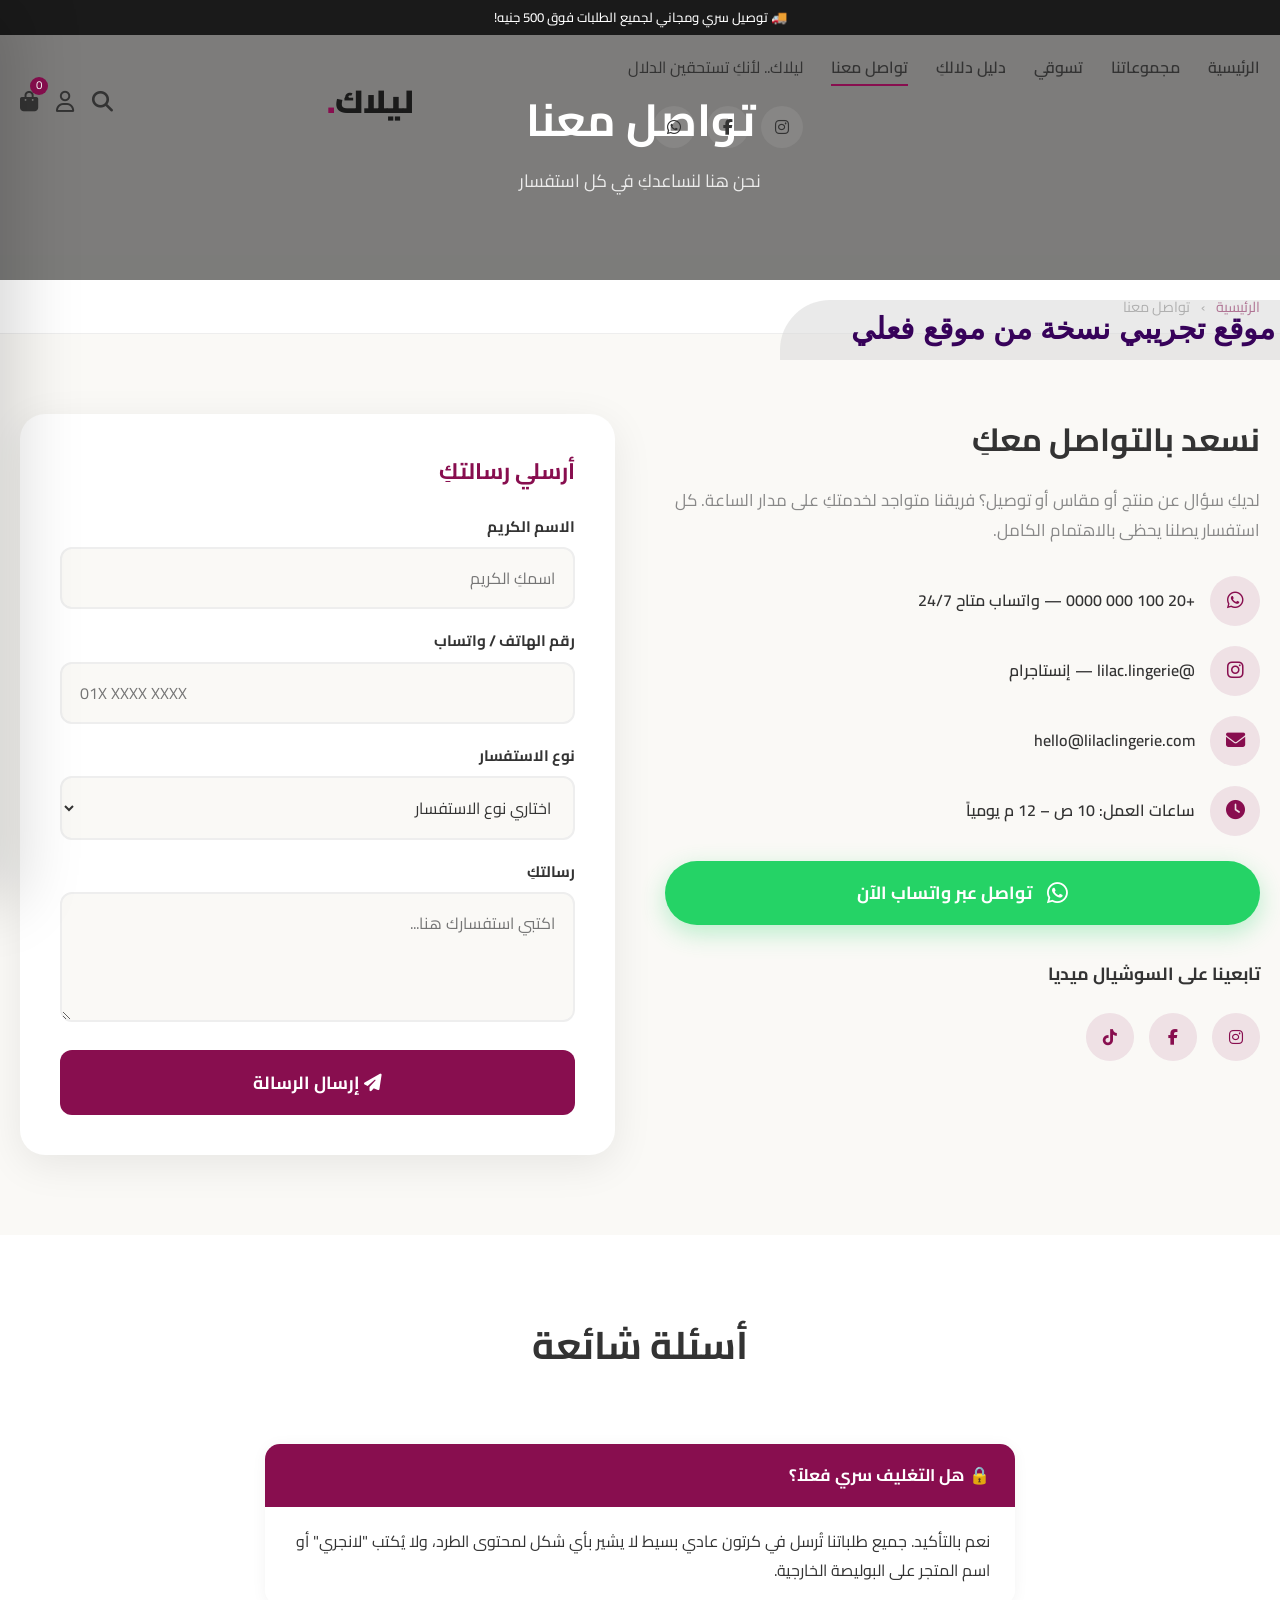
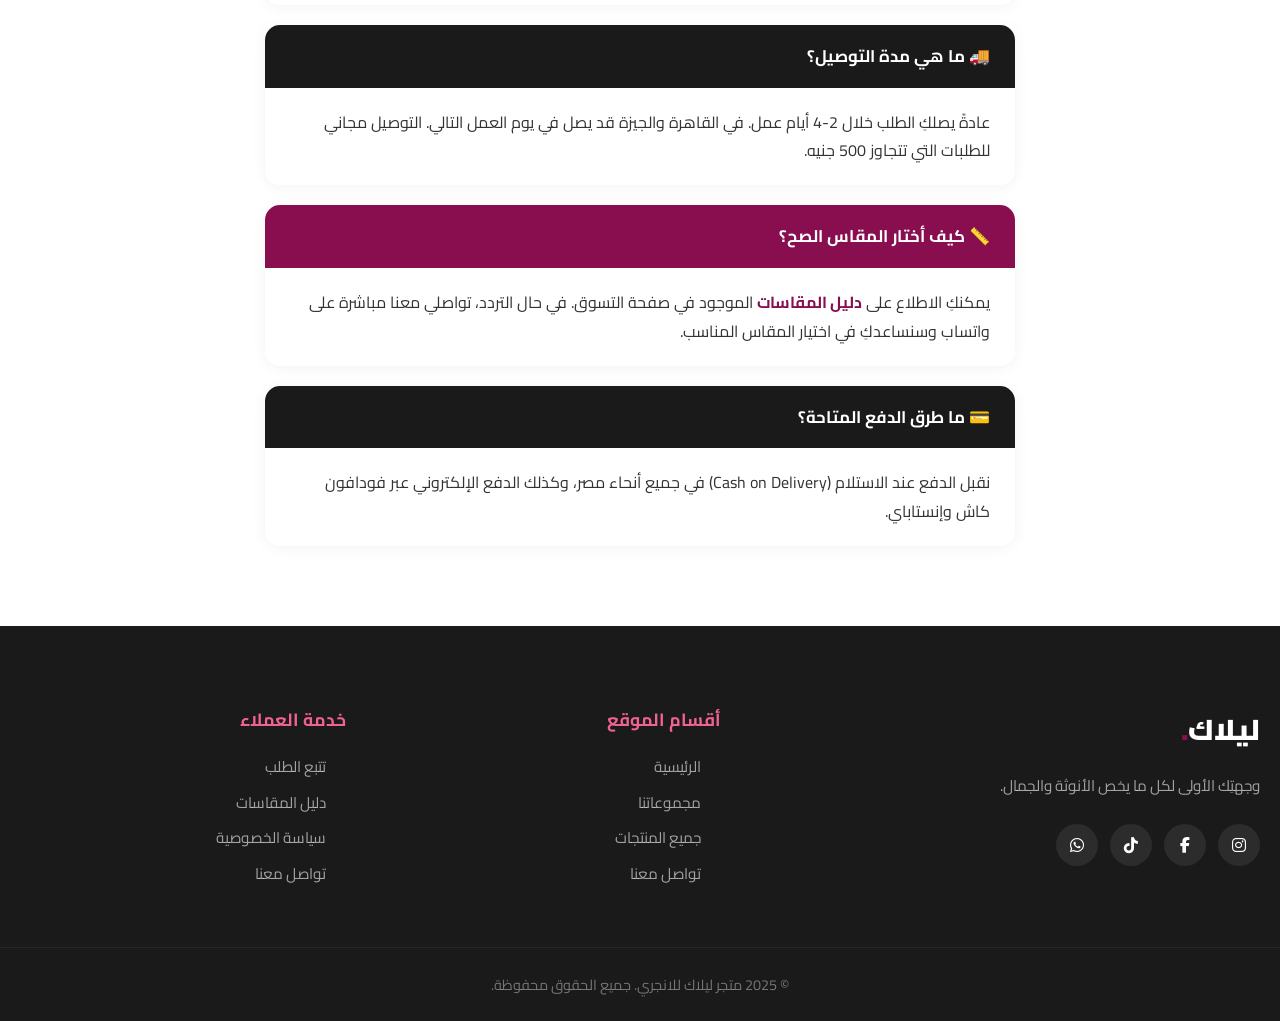
<file: contact.html>
<!-- 
   ================================================================
   صفحة التواصل (Contact)
   الوصف: معلومات التواصل مع المتجر ونموذج إرسال الرسائل.
   ================================================================
-->
<!DOCTYPE html>
<html lang="ar" dir="rtl">
<head>
    <meta charset="UTF-8">
    <meta name="viewport" content="width=device-width, initial-scale=1.0">
    <title>تواصل معنا | ليلاك للانجري</title>
    <link rel="preconnect" href="https://fonts.googleapis.com">
    <link rel="preconnect" href="https://fonts.gstatic.com" crossorigin>
    <link href="https://fonts.googleapis.com/css2?family=Cairo:wght@300;400;600;700;900&family=Amiri:ital,wght@0,400;0,700;1,400&display=swap" rel="stylesheet">
    <link rel="stylesheet" href="https://cdnjs.cloudflare.com/ajax/libs/font-awesome/6.4.0/css/all.min.css">
    <link rel="stylesheet" href="style.css">
</head>
<body>
    <div class="panr"><p class="t_panr">  موقع تجريبي نسخة من موقع فعلي</p></div>

    <div class="scroll-progress" id="scrollProgress"></div>

    <!-- Search Popup -->
    <div class="search-popup" id="searchPopup">
        <div class="container">
            <div class="search-header">
                <h3>عن ماذا تبحثين؟</h3>
                <button id="closeSearch"><i class="fa-solid fa-xmark"></i></button>
            </div>
            <form class="search-form">
                <input type="text" placeholder="ابحثي عن (لانجري، دانتيل، بودي سوت...)" autofocus>
                <button type="submit"><i class="fa-solid fa-magnifying-glass"></i></button>
            </form>
        </div>
    </div>

    <!-- Header -->
    <header id="mainHeader">
        <div class="top-bar"><span>🚚 توصيل سري ومجاني لجميع الطلبات فوق 500 جنيه!</span></div>
        <nav class="navbar">
            <div class="container">
                <div class="nav-toggle" id="navToggle"><span></span><span></span><span></span></div>
                <ul class="nav-links" id="navLinks">
                    <li><a href="index.html">الرئيسية</a></li>
                    <li><a href="collections.html">مجموعاتنا</a></li>
                    <li><a href="products.html">تسوقي</a></li>
                    <li><a href="products.html" class="open-modal">دليل دلالكِ</a></li>
                    <li><a href="contact.html" class="active">تواصل معنا</a></li>
                    <!-- Mobile Extra Content -->
                    <div class="mobile-nav-extra">
                        <p class="mobile-nav-tagline">ليلاك.. لأنكِ تستحقين الدلال</p>
                        <div class="social-links">
                            <a href="#"><i class="fa-brands fa-instagram"></i></a>
                            <a href="#"><i class="fa-brands fa-facebook-f"></i></a>
                            <a href="#"><i class="fa-brands fa-whatsapp"></i></a>
                        </div>
                    </div>
                </ul>
                <div class="logo"><a href="index.html">ليلاك<span>.</span></a></div>
                <div class="nav-icons">
                    <a href="#" id="searchBtn"><i class="fa-solid fa-magnifying-glass"></i></a>
                    <a href="#"><i class="fa-regular fa-user"></i></a>
                    <a href="#" class="cart-icon" id="cartBtn">
                        <i class="fa-solid fa-bag-shopping"></i>
                        <span class="cart-count">0</span>
                    </a>
                </div>
            </div>
        </nav>
    </header>

    <!-- Page Banner -->
    <div class="page-banner" style="background-image: url('https://images.unsplash.com/photo-1590736704728-f4730bb30770?q=80&w=1920&fit=crop');">
        <div class="page-banner-content">
            <h1>تواصل معنا</h1>
            <p>نحن هنا لنساعدكِ في كل استفسار</p>
        </div>
    </div>

    <!-- Breadcrumb -->
    <div class="breadcrumb">
        <div class="container">
            <a href="index.html">الرئيسية</a>
            <span>›</span>
            تواصل معنا
        </div>
    </div>

    <!-- Contact Section -->
    <section class="page-section">
        <div class="container">
            <div class="contact-grid">

                <!-- Info -->
                <div class="contact-info">
                    <h2>نسعد بالتواصل معكِ</h2>
                    <p>لديكِ سؤال عن منتج أو مقاس أو توصيل؟ فريقنا متواجد لخدمتكِ على مدار الساعة. كل استفسار يصلنا يحظى بالاهتمام الكامل.</p>

                    <div class="contact-item">
                        <i class="fa-brands fa-whatsapp"></i>
                        <span>+20 100 000 0000 — واتساب متاح 24/7</span>
                    </div>
                    <div class="contact-item">
                        <i class="fa-brands fa-instagram"></i>
                        <span>@lilac.lingerie — إنستاجرام</span>
                    </div>
                    <div class="contact-item">
                        <i class="fa-solid fa-envelope"></i>
                        <span>hello@lilaclingerie.com</span>
                    </div>
                    <div class="contact-item">
                        <i class="fa-solid fa-clock"></i>
                        <span>ساعات العمل: 10 ص – 12 م يومياً</span>
                    </div>

                    <a href="https://wa.me/201000000000" class="whatsapp-cta">
                        <i class="fa-brands fa-whatsapp"></i>
                        تواصل عبر واتساب الآن
                    </a>

                    <!-- Social Links -->
                    <div style="margin-top: 35px;">
                        <h3 style="margin-bottom: 15px; font-size: 1.1rem;">تابعينا على السوشيال ميديا</h3>
                        <div class="social-links" style="gap: 15px;">
                            <a href="#" style="background: rgba(136,14,79,0.1); color: var(--primary-color); width:48px; height:48px;">
                                <i class="fa-brands fa-instagram"></i>
                            </a>
                            <a href="#" style="background: rgba(136,14,79,0.1); color: var(--primary-color); width:48px; height:48px;">
                                <i class="fa-brands fa-facebook-f"></i>
                            </a>
                            <a href="#" style="background: rgba(136,14,79,0.1); color: var(--primary-color); width:48px; height:48px;">
                                <i class="fa-brands fa-tiktok"></i>
                            </a>
                        </div>
                    </div>
                </div>

                <!-- Form -->
                <div class="contact-form">
                    <h3 style="font-size: 1.4rem; margin-bottom: 25px; color: var(--primary-color);">أرسلي رسالتكِ</h3>
                    <form id="contactForm">
                        <div class="form-group">
                            <label>الاسم الكريم</label>
                            <input type="text" placeholder="اسمكِ الكريم" required>
                        </div>
                        <div class="form-group">
                            <label>رقم الهاتف / واتساب</label>
                            <input type="tel" placeholder="01X XXXX XXXX" required>
                        </div>
                        <div class="form-group">
                            <label>نوع الاستفسار</label>
                            <select>
                                <option value="">اختاري نوع الاستفسار</option>
                                <option>استفسار عن منتج</option>
                                <option>تتبع الطلب</option>
                                <option>استبدال أو إرجاع</option>
                                <option>استفسار عن التوصيل</option>
                                <option>أخرى</option>
                            </select>
                        </div>
                        <div class="form-group">
                            <label>رسالتكِ</label>
                            <textarea placeholder="اكتبي استفسارك هنا..." required></textarea>
                        </div>
                        <button type="submit" class="btn-submit" id="submitBtn">
                            <i class="fa-solid fa-paper-plane"></i> إرسال الرسالة
                        </button>
                    </form>
                </div>

            </div>
        </div>
    </section>

    <!-- FAQ Section -->
    <section class="page-section" style="background: var(--white);">
        <div class="container">
            <div class="section-title">
                <h2>أسئلة شائعة</h2>
                <div class="title-line"></div>
            </div>
            <div style="max-width: 750px; margin: 0 auto;">
                <div class="faq-item" style="margin-bottom: 20px; border-radius: 15px; overflow: hidden; box-shadow: 0 2px 15px rgba(0,0,0,0.05);">
                    <div class="faq-q" style="background: var(--primary-color); color: white; padding: 18px 25px; font-weight: 700; font-size: 1.05rem; cursor: pointer;">
                        🔒 هل التغليف سري فعلاً؟
                    </div>
                    <div class="faq-a" style="padding: 20px 25px; background: white; line-height: 1.8; color: var(--text-color);">
                        نعم بالتأكيد. جميع طلباتنا تُرسل في كرتون عادي بسيط لا يشير بأي شكل لمحتوى الطرد، ولا يُكتب "لانجري" أو اسم المتجر على البوليصة الخارجية.
                    </div>
                </div>
                <div class="faq-item" style="margin-bottom: 20px; border-radius: 15px; overflow: hidden; box-shadow: 0 2px 15px rgba(0,0,0,0.05);">
                    <div class="faq-q" style="background: var(--secondary-color); color: white; padding: 18px 25px; font-weight: 700; font-size: 1.05rem;">
                        🚚 ما هي مدة التوصيل؟
                    </div>
                    <div class="faq-a" style="padding: 20px 25px; background: white; line-height: 1.8; color: var(--text-color);">
                        عادةً يصلكِ الطلب خلال 2-4 أيام عمل. في القاهرة والجيزة قد يصل في يوم العمل التالي. التوصيل مجاني للطلبات التي تتجاوز 500 جنيه.
                    </div>
                </div>
                <div class="faq-item" style="margin-bottom: 20px; border-radius: 15px; overflow: hidden; box-shadow: 0 2px 15px rgba(0,0,0,0.05);">
                    <div class="faq-q" style="background: var(--primary-color); color: white; padding: 18px 25px; font-weight: 700; font-size: 1.05rem;">
                        📏 كيف أختار المقاس الصح؟
                    </div>
                    <div class="faq-a" style="padding: 20px 25px; background: white; line-height: 1.8; color: var(--text-color);">
                        يمكنكِ الاطلاع على <a href="products.html" style="color: var(--primary-color); font-weight: 700;">دليل المقاسات</a> الموجود في صفحة التسوق. في حال التردد، تواصلي معنا مباشرة على واتساب وسنساعدكِ في اختيار المقاس المناسب.
                    </div>
                </div>
                <div class="faq-item" style="border-radius: 15px; overflow: hidden; box-shadow: 0 2px 15px rgba(0,0,0,0.05);">
                    <div class="faq-q" style="background: var(--secondary-color); color: white; padding: 18px 25px; font-weight: 700; font-size: 1.05rem;">
                        💳 ما طرق الدفع المتاحة؟
                    </div>
                    <div class="faq-a" style="padding: 20px 25px; background: white; line-height: 1.8; color: var(--text-color);">
                        نقبل الدفع عند الاستلام (Cash on Delivery) في جميع أنحاء مصر، وكذلك الدفع الإلكتروني عبر فودافون كاش وإنستاباي.
                    </div>
                </div>
            </div>
        </div>
    </section>

    <!-- Footer -->
    <footer>
        <div class="container grid-container">
            <div class="footer-about">
                <div class="logo">ليلاك<span>.</span></div>
                <p>وجهتِك الأولى لكل ما يخص الأنوثة والجمال.</p>
                <div class="social-links">
                    <a href="#"><i class="fa-brands fa-instagram"></i></a>
                    <a href="#"><i class="fa-brands fa-facebook-f"></i></a>
                    <a href="#"><i class="fa-brands fa-tiktok"></i></a>
                    <a href="#"><i class="fa-brands fa-whatsapp"></i></a>
                </div>
            </div>
            <div class="footer-links">
                <h3>أقسام الموقع</h3>
                <ul>
                    <li><a href="index.html">الرئيسية</a></li>
                    <li><a href="collections.html">مجموعاتنا</a></li>
                    <li><a href="products.html">جميع المنتجات</a></li>
                    <li><a href="contact.html">تواصل معنا</a></li>
                </ul>
            </div>
            <div class="footer-links">
                <h3>خدمة العملاء</h3>
                <ul>
                    <li><a href="#">تتبع الطلب</a></li>
                    <li><a href="#">دليل المقاسات</a></li>
                    <li><a href="#">سياسة الخصوصية</a></li>
                    <li><a href="contact.html">تواصل معنا</a></li>
                </ul>
            </div>
        </div>
        <div class="bottom-footer">
            <div class="container"><p>© 2025 متجر ليلاك للانجري. جميع الحقوق محفوظة.</p></div>
        </div>
    </footer>

    <!-- Cart Sidebar -->
    <div class="cart-sidebar" id="cartSidebar">
        <div class="cart-header">
            <h3>سلتك (<span>0</span>)</h3>
            <button id="closeCart"><i class="fa-solid fa-xmark"></i></button>
        </div>
        <div class="cart-items" id="cartItems">
            <div class="empty-cart">🛍️ سلتك فارغة، ابدأي بالتسوق الآن!</div>
        </div>
        <div class="cart-footer">
            <div class="total"><span>الإجمالي:</span> <span id="cartTotal">0 ج.م</span></div>
            <button class="btn btn-primary w-100">إتمام الشراء</button>
        </div>
    </div>

    <div class="modal" id="sizeModal">
        <div class="modal-header">
            <h3>دليل المقاسات</h3>
            <button class="close-modal-btn"><i class="fa-solid fa-xmark"></i></button>
        </div>
        <table class="size-table">
            <thead><tr><th>المقاس</th><th>الصدر (سم)</th><th>الوسط (سم)</th></tr></thead>
            <tbody>
                <tr><td>S</td><td>80-85</td><td>60-65</td></tr>
                <tr><td>M</td><td>85-90</td><td>65-70</td></tr>
                <tr><td>L</td><td>90-95</td><td>70-75</td></tr>
                <tr><td>XL</td><td>95-100</td><td>75-80</td></tr>
            </tbody>
        </table>
    </div>

    <div class="overlay" id="overlay"></div>

    <script src="script.js"></script>
    <script>
        // Contact Form Submit
        document.getElementById('contactForm').addEventListener('submit', (e) => {
            e.preventDefault();
            const btn = document.getElementById('submitBtn');
            btn.innerHTML = '<i class="fa-solid fa-circle-check"></i> تم الإرسال بنجاح!';
            btn.style.background = '#4CAF50';
            setTimeout(() => {
                btn.innerHTML = '<i class="fa-solid fa-paper-plane"></i> إرسال الرسالة';
                btn.style.background = '';
                e.target.reset();
            }, 3000);
        });
    </script>
</body>
</html>
</file>
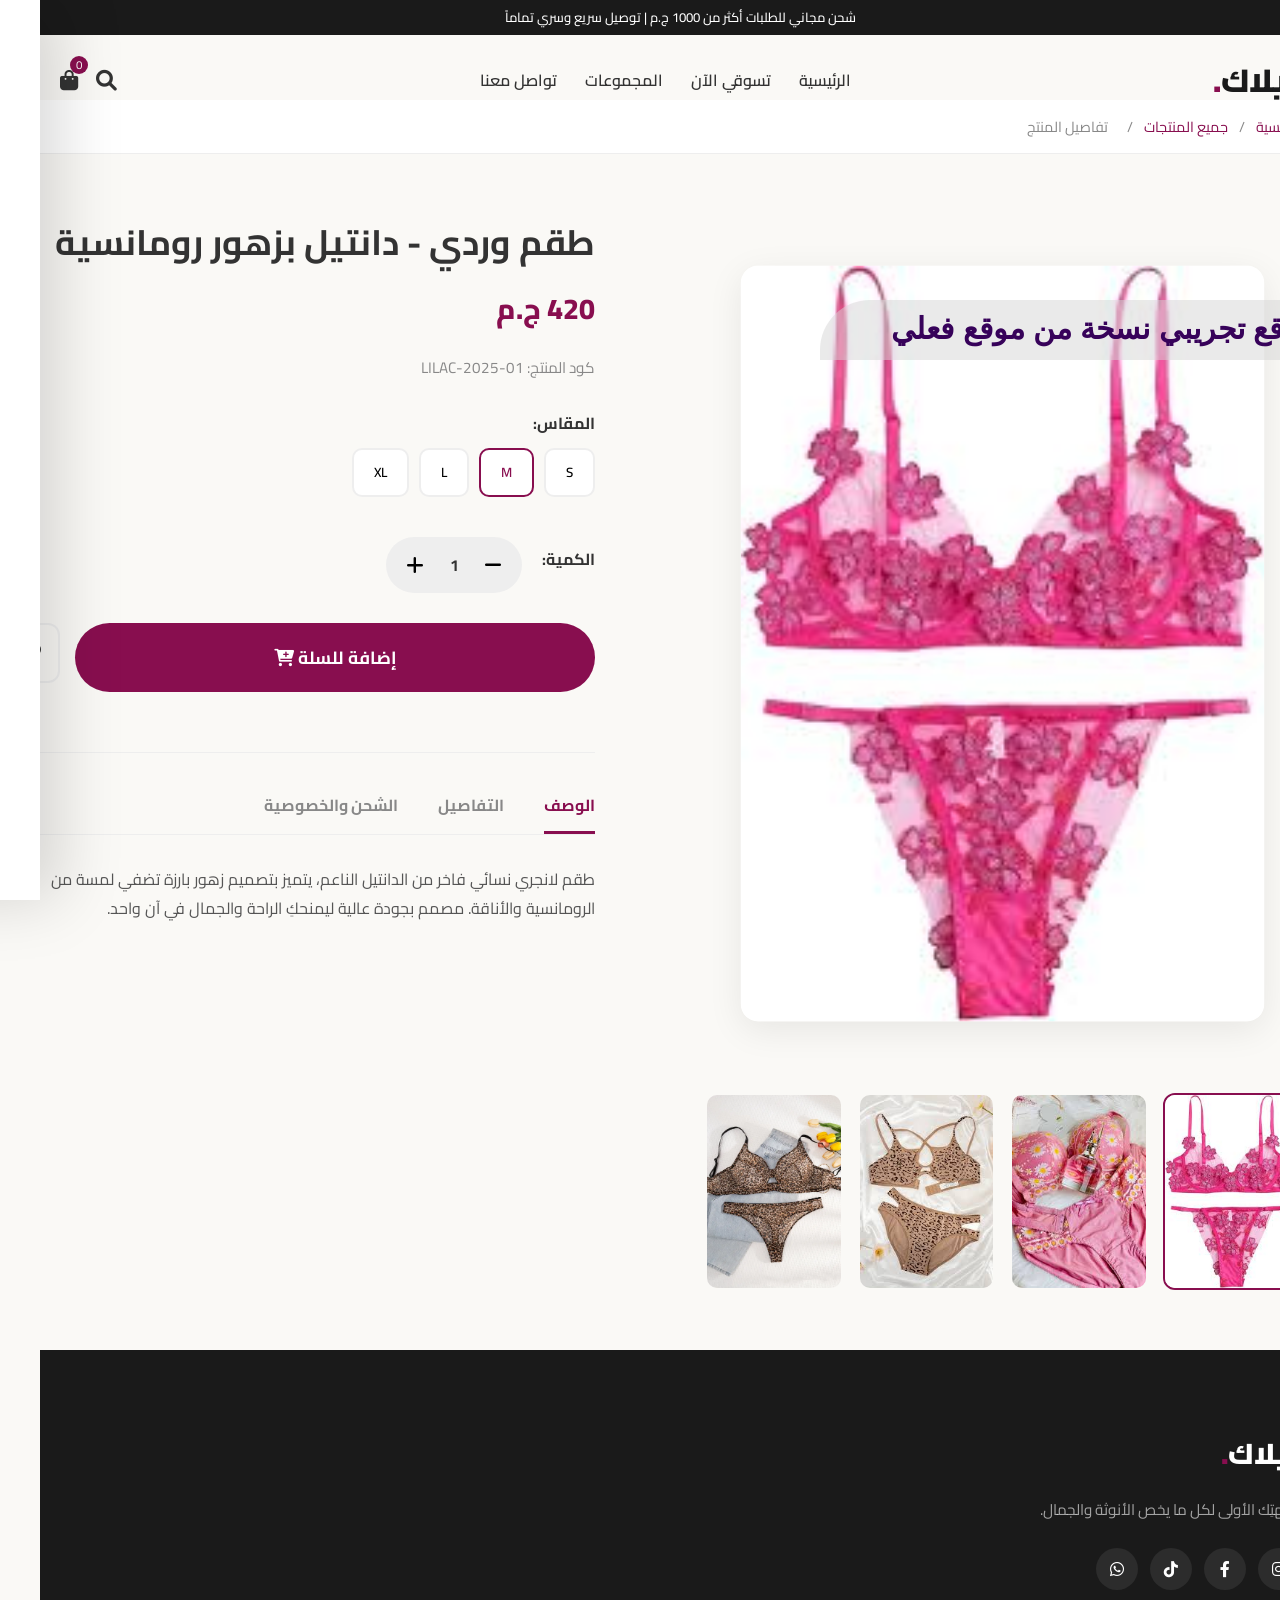
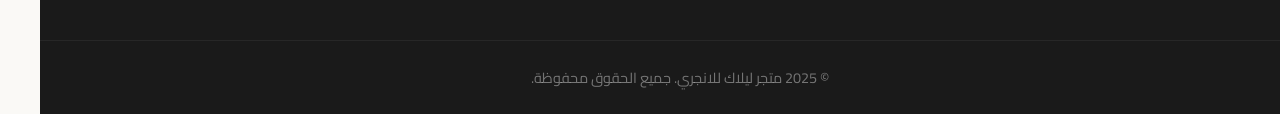
<file: product-details.html>
<!DOCTYPE html>
<html lang="ar" dir="rtl">

<head>
    <meta charset="UTF-8">
    <meta name="viewport" content="width=device-width, initial-scale=1.0">
    <title>تفاصيل المنتج | ليلاك للانجري</title>
    <!-- استيراد الخطوط والأيقونات -->
    <link href="https://fonts.googleapis.com/css2?family=Cairo:wght@400;600;700;800&family=Amiri:ital,wght@0,700;1,700&display=swap" rel="stylesheet">
    <link rel="stylesheet" href="https://cdnjs.cloudflare.com/ajax/libs/font-awesome/6.0.0/css/all.min.css">
    <link rel="stylesheet" href="style.css">
    <style>
        /* تنسيقات إضافية خاصة بصفحة التفاصيل */
        .product-details-section { padding: 60px 0; }
        .details-grid { display: grid; grid-template-columns: 1fr 1fr; gap: 50px; align-items: start; }
        
        .product-gallery { position: sticky; top: 120px; }
        .main-img { width: 100%; border-radius: var(--radius); overflow: hidden; box-shadow: var(--shadow); }
        .main-img img { width: 100%; display: block; }
        
        .thumb-grid { display: grid; grid-template-columns: repeat(4, 1fr); gap: 15px; margin-top: 20px; }
        .thumb { border-radius: 12px; overflow: hidden; cursor: pointer; border: 2px solid transparent; transition: var(--transition); }
        .thumb.active { border-color: var(--primary-color); }
        .thumb img { width: 100%; height: 100%; object-fit: cover; }

        .product-content h1 { font-size: 2.2rem; margin-bottom: 15px; }
        .details-price { font-size: 1.8rem; font-weight: 800; color: var(--primary-color); margin-bottom: 25px; }
        .product-meta { color: var(--text-muted); margin-bottom: 30px; font-size: 0.95rem; }
        
        .option-group { margin-bottom: 25px; }
        .option-title { font-weight: 700; margin-bottom: 12px; display: block; }
        .size-options { display: flex; gap: 10px; }
        .size-btn { 
            padding: 10px 20px; border: 2px solid #eee; border-radius: 10px; 
            background: white; cursor: pointer; transition: var(--transition);
            font-weight: 600;
        }
        .size-btn:hover, .size-btn.active { border-color: var(--primary-color); color: var(--primary-color); }

        .qty-box { display: flex; align-items: center; gap: 20px; margin-top: 40px; }
        .qty-input { 
            display: flex; align-items: center; background: #eee; 
            border-radius: 50px; padding: 5px 15px; gap: 15px;
        }
        .qty-input button { background: none; border: none; font-size: 1.2rem; cursor: pointer; padding: 5px; }
        .qty-input span { font-weight: 700; width: 20px; text-align: center; }

        .action-btns { display: flex; gap: 15px; margin-top: 30px; }
        .btn-add-cart { flex: 1; padding: 18px; font-size: 1.1rem; }
        .btn-wishlist { width: 60px; height: 60px; border: 2px solid #eee; border-radius: 12px; display: flex; align-items: center; justify-content: center; font-size: 1.3rem; transition: var(--transition); cursor: pointer; }
        .btn-wishlist:hover { border-color: #ff4d4d; color: #ff4d4d; }

        .product-tabs { margin-top: 60px; border-top: 1px solid #eee; padding-top: 40px; }
        .tabs-header { display: flex; gap: 40px; margin-bottom: 30px; border-bottom: 1px solid #eee; }
        .tab-link { padding-bottom: 15px; cursor: pointer; font-weight: 700; color: var(--text-muted); position: relative; }
        .tab-link.active { color: var(--primary-color); }
        .tab-link.active::after { content: ''; position: absolute; bottom: 0; left: 0; width: 100%; height: 3px; background: var(--primary-color); }
        .tab-pane { display: none; line-height: 1.8; color: #555; }
        .tab-pane.active { display: block; animation: fadeInUp 0.5s ease; }

        @media (max-width: 768px) {
            .details-grid { grid-template-columns: 1fr; }
            .product-gallery { position: relative; top: 0; }
        }
    </style>
</head>

<body>
    <div class="panr"><p class="t_panr">  موقع تجريبي نسخة من موقع فعلي</p></div>

    <!-- Preloader -->
    <div id="preloader">
        <div class="loader"></div>
    </div>

    <header>
        <div class="top-bar">شحن مجاني للطلبات أكثر من 1000 ج.م | توصيل سريع وسري تماماً</div>
        <nav class="navbar">
            <div class="container flex-row">
                <div class="nav-toggle" id="navToggle"><span></span><span></span><span></span></div>
                <div class="logo"><a href="index.html">ليلاك<span>.</span></a></div>
                <ul class="nav-links" id="navLinks">
                    <li><a href="index.html">الرئيسية</a></li>
                    <li><a href="products.html">تسوقي الآن</a></li>
                    <li><a href="collections.html">المجموعات</a></li>
                    <li><a href="contact.html">تواصل معنا</a></li>
                </ul>
                <div class="nav-icons">
                    <a href="#" class="search-btn"><i class="fa-solid fa-magnifying-glass"></i></a>
                    <a href="#" class="cart-icon" id="cartToggle"><i class="fa-solid fa-bag-shopping"></i><span class="cart-count">0</span></a>
                </div>
            </div>
        </nav>
    </header>

    <main class="page-content">
        <!-- Breadcrumb -->
        <div class="breadcrumb">
            <div class="container">
                <a href="index.html">الرئيسية</a> <span>/</span> <a href="products.html">جميع المنتجات</a> <span>/</span> <span id="breadcrumb-title">تفاصيل المنتج</span>
            </div>
        </div>

        <section class="product-details-section">
            <div class="container">
                <div class="details-grid">
                    <!-- Gallery -->
                    <div class="product-gallery">
                        <div class="main-img reveal reveal-zoom">
                            <img src="img/prodacts/2.jpg" id="mainProductImg" alt="Product Image">
                        </div>
                        <div class="thumb-grid reveal reveal-up">
                            <div class="thumb active"><img src="img/prodacts/2.jpg" alt=""></div>
                            <div class="thumb"><img src="img/prodacts/images.jpg" alt=""></div>
                            <div class="thumb"><img src="img/prodacts/3.jpg" alt=""></div>
                            <div class="thumb"><img src="img/prodacts/4.jpg" alt=""></div>
                        </div>
                    </div>

                    <!-- Content -->
                    <div class="product-content reveal reveal-right">
                        <h1 id="productTitle">طقم وردي - دانتيل بزهور رومانسية</h1>
                        <div class="details-price" id="productPrice">420 ج.م</div>
                        
                        <p class="product-meta">كود المنتج: <span id="productSKU">LILAC-2025-01</span></p>
                        
                        <div class="option-group">
                            <span class="option-title">المقاس:</span>
                            <div class="size-options">
                                <button class="size-btn">S</button>
                                <button class="size-btn active">M</button>
                                <button class="size-btn">L</button>
                                <button class="size-btn">XL</button>
                            </div>
                        </div>

                        <div class="qty-box">
                            <span class="option-title">الكمية:</span>
                            <div class="qty-input">
                                <button id="qty-minus"><i class="fa-solid fa-minus"></i></button>
                                <span id="qty-val">1</span>
                                <button id="qty-plus"><i class="fa-solid fa-plus"></i></button>
                            </div>
                        </div>

                        <div class="action-btns">
                            <button class="btn btn-primary btn-add-cart" id="bigAddToCart">إضافة للسلة <i class="fa-solid fa-cart-plus"></i></button>
                            <div class="btn-wishlist"><i class="fa-regular fa-heart"></i></div>
                        </div>

                        <div class="product-tabs">
                            <div class="tabs-header">
                                <div class="tab-link active" data-tab="desc">الوصف</div>
                                <div class="tab-link" data-tab="specs">التفاصيل</div>
                                <div class="tab-link" data-tab="shipping">الشحن والخصوصية</div>
                            </div>
                            <div class="tab-content">
                                <div class="tab-pane active" id="desc">
                                    طقم لانجري نسائي فاخر من الدانتيل الناعم، يتميز بتصميم زهور بارزة تضفي لمسة من الرومانسية والأناقة. مصمم بجودة عالية ليمنحكِ الراحة والجمال في آن واحد.
                                </div>
                                <div class="tab-pane" id="specs">
                                    <ul>
                                        <li>الخامة: دانتيل فرنسي ناعم + قطن 100%</li>
                                        <li>اللون: الوردي الزهري</li>
                                        <li>تعليمات الغسيل: غسيل يدوي بماء بارد</li>
                                    </ul>
                                </div>
                                <div class="tab-pane" id="shipping">
                                    نلتزم بالخصوصية الكاملة. يصلك المنتج في تغليف خارجي بسيط لا يكشف عن المحتوى. الشحن يستغرق من 2-4 أيام عمل لجميع المحافظات.
                                </div>
                            </div>
                        </div>
                    </div>
                </div>
            </div>
        </section>
    </main>

    <!-- Footer (Same as main) -->
    <footer>
        <div class="container grid-container">
            <div class="footer-about">
                <div class="logo">ليلاك<span>.</span></div>
                <p>وجهتِك الأولى لكل ما يخص الأنوثة والجمال.</p>
                <div class="social-links">
                    <a href="#"><i class="fa-brands fa-instagram"></i></a>
                    <a href="#"><i class="fa-brands fa-facebook-f"></i></a>
                    <a href="#"><i class="fa-brands fa-tiktok"></i></a>
                    <a href="#"><i class="fa-brands fa-whatsapp"></i></a>
                </div>
            </div>
            <!-- ... links ... -->
        </div>
        <div class="bottom-footer">
            <div class="container">
                <p>© 2025 متجر ليلاك للانجري. جميع الحقوق محفوظة.</p>
            </div>
        </div>
    </footer>

    <!-- Cart Sidebar -->
    <div class="cart-sidebar" id="cartSidebar">
        <!-- ... cart content ... -->
    </div>
    <div class="overlay" id="overlay"></div>

    <script src="script.js"></script>
    <script>
        // منطق التبديل بين التبويبات (Tabs)
        document.querySelectorAll('.tab-link').forEach(link => {
            link.addEventListener('click', () => {
                document.querySelectorAll('.tab-link').forEach(l => l.classList.remove('active'));
                document.querySelectorAll('.tab-pane').forEach(p => p.classList.remove('active'));
                link.classList.add('active');
                document.getElementById(link.dataset.tab).classList.add('active');
            });
        });

        // منطق الكمية
        let currentQty = 1;
        document.getElementById('qty-plus').onclick = () => { currentQty++; document.getElementById('qty-val').textContent = currentQty; };
        document.getElementById('qty-minus').onclick = () => { if(currentQty > 1) { currentQty--; document.getElementById('qty-val').textContent = currentQty; } };

        // تحميل بيانات المنتج من الرابط (Demo logic)
        const params = new URLSearchParams(window.location.search);
        if(params.has('id')) {
            document.getElementById('productTitle').textContent = params.get('name');
            document.getElementById('breadcrumb-title').textContent = params.get('name');
            document.getElementById('productPrice').textContent = params.get('price') + ' ج.م';
            document.getElementById('mainProductImg').src = params.get('img');
        }

        // ربط زر الإضافة الكبير بكود السلة العالمي
        document.getElementById('bigAddToCart').onclick = function() {
            const id = params.get('id') || 1;
            const name = document.getElementById('productTitle').textContent;
            const price = parseInt(document.getElementById('productPrice').textContent);
            const img = document.getElementById('mainProductImg').src;
            
            // استدعاء الدالة العالمية من script.js
            if(typeof addToCart === 'function') {
                addToCart(id, name, price, img, this);
            }
        };
    </script>
</body>

</html>
</file>
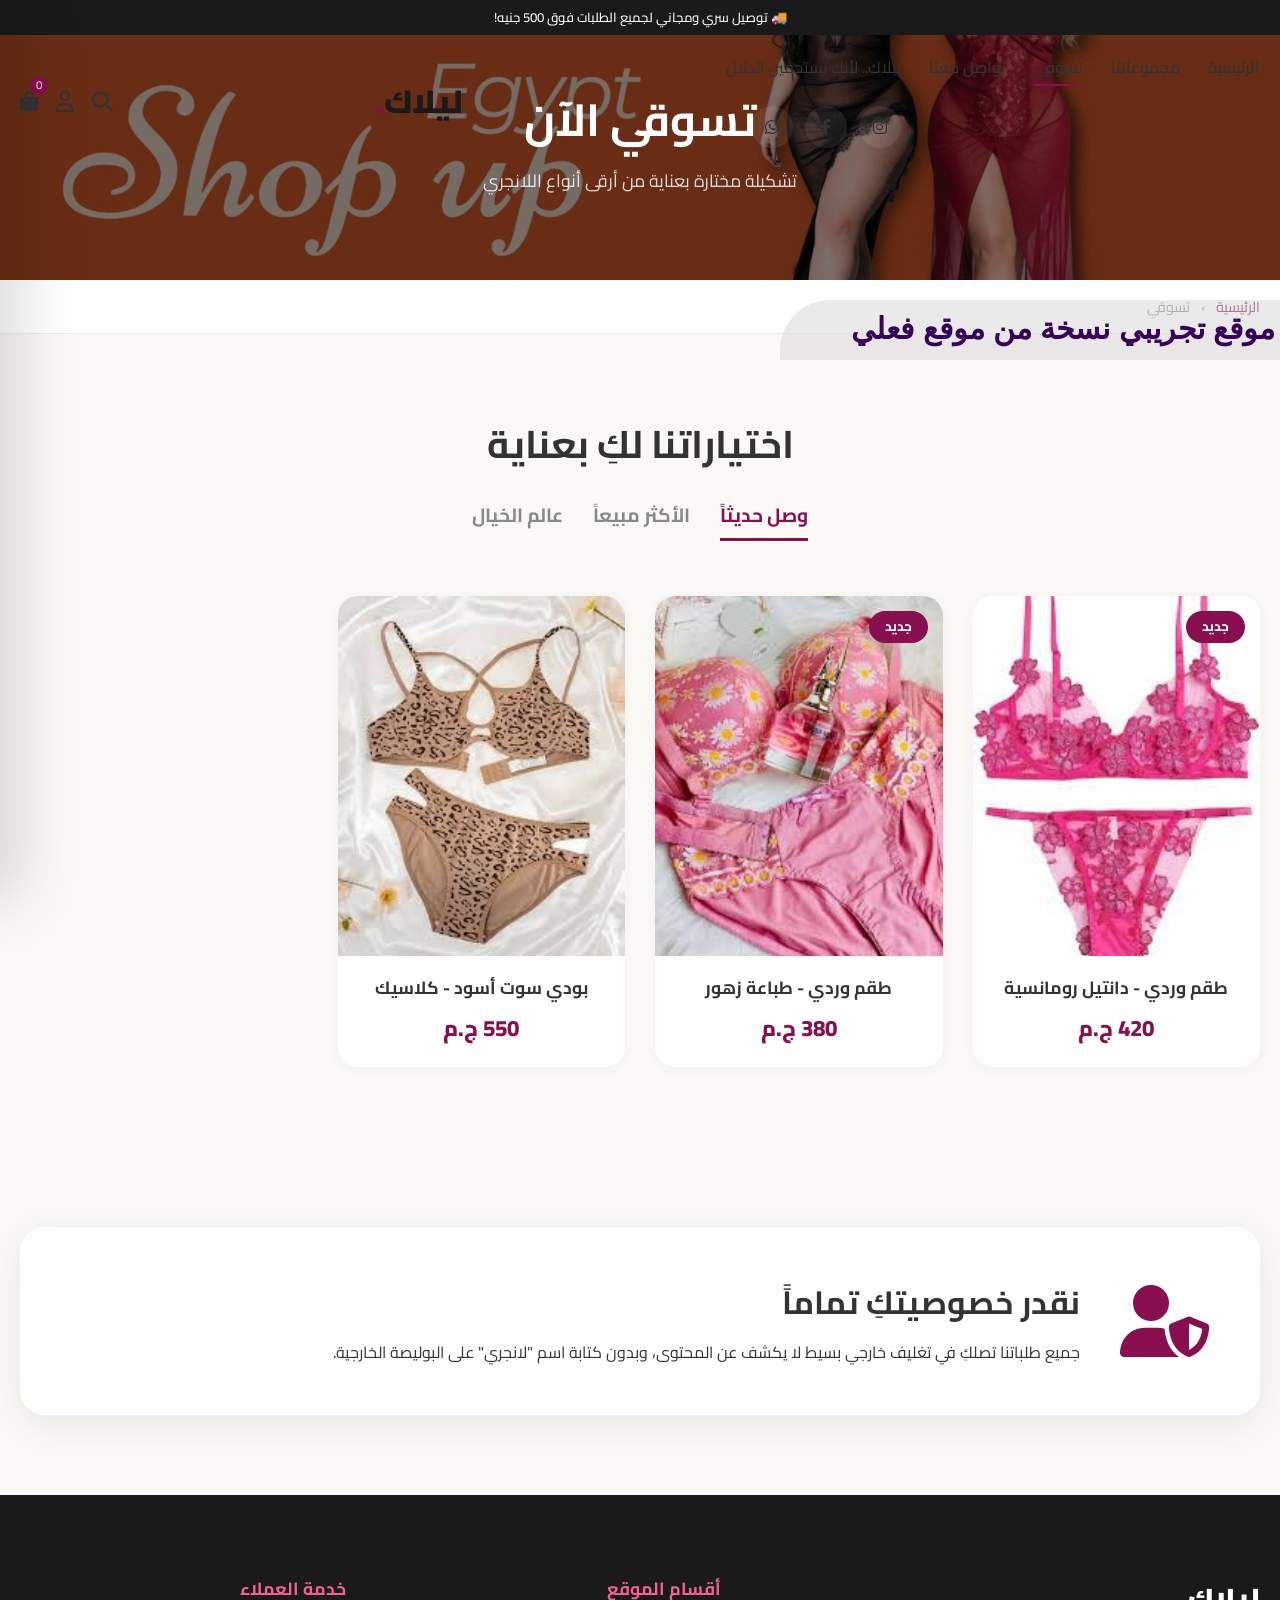
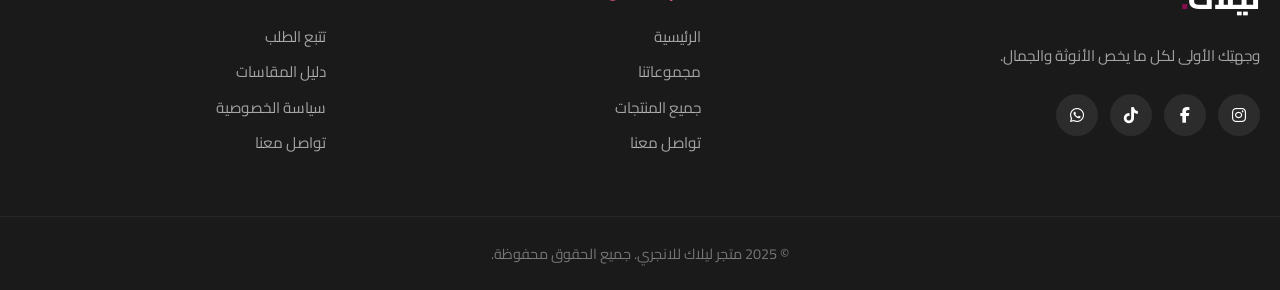
<file: products.html>
<!-- 
   ================================================================
   صفحة المنتجات (Shop)
   الوصف: عرض كافة المنتجات مع ميزة التصفية حسب النوع.
   ================================================================
-->
<!DOCTYPE html>
<html lang="ar" dir="rtl">

<head>
    <meta charset="UTF-8">
    <meta name="viewport" content="width=device-width, initial-scale=1.0">
    <title>تسوقي | ليلاك للانجري</title>
    <link rel="preconnect" href="https://fonts.googleapis.com">
    <link rel="preconnect" href="https://fonts.gstatic.com" crossorigin>
    <link
        href="https://fonts.googleapis.com/css2?family=Cairo:wght@300;400;600;700;900&family=Amiri:ital,wght@0,400;0,700;1,400&display=swap"
        rel="stylesheet">
    <link rel="stylesheet" href="https://cdnjs.cloudflare.com/ajax/libs/font-awesome/6.4.0/css/all.min.css">
    <link rel="stylesheet" href="style.css">
</head>

<body>
    <div class="panr"><p class="t_panr">  موقع تجريبي نسخة من موقع فعلي</p></div>

    <!-- Preloader -->
    <div id="preloader">
        <div class="loader"></div>
    </div>

    <div class="scroll-progress" id="scrollProgress"></div>

    <!-- Search Popup -->
    <div class="search-popup" id="searchPopup">
        <div class="container">
            <div class="search-header">
                <h3>عن ماذا تبحثين؟</h3>
                <button id="closeSearch"><i class="fa-solid fa-xmark"></i></button>
            </div>
            <form class="search-form">
                <input type="text" placeholder="ابحثي عن (لانجري، دانتيل، بودي سوت...)" autofocus>
                <button type="submit"><i class="fa-solid fa-magnifying-glass"></i></button>
            </form>
        </div>
    </div>

    <!-- Header -->
    <header id="mainHeader">
        <div class="top-bar"><span>🚚 توصيل سري ومجاني لجميع الطلبات فوق 500 جنيه!</span></div>
        <nav class="navbar">
            <div class="container">
                <div class="nav-toggle" id="navToggle"><span></span><span></span><span></span></div>
                <ul class="nav-links" id="navLinks">
                    <li><a href="index.html">الرئيسية</a></li>
                    <li><a href="collections.html">مجموعاتنا</a></li>
                    <li><a href="products.html" class="active">تسوقي</a></li>
                    <li><a href="contact.html">تواصل معنا</a></li>
                    <!-- Mobile Extra Content -->
                    <div class="mobile-nav-extra">
                        <p class="mobile-nav-tagline">ليلاك.. لأنكِ تستحقين الدلال</p>
                        <div class="social-links">
                            <a href="#"><i class="fa-brands fa-instagram"></i></a>
                            <a href="#"><i class="fa-brands fa-facebook-f"></i></a>
                            <a href="#"><i class="fa-brands fa-whatsapp"></i></a>
                        </div>
                    </div>
                </ul>
                <div class="logo"><a href="index.html">ليلاك<span>.</span></a></div>

                <div class="nav-icons">
                    <a href="#" id="searchBtn"><i class="fa-solid fa-magnifying-glass"></i></a>
                    <a href="#"><i class="fa-regular fa-user"></i></a>
                    <!--            ءءءءءءءءءءءءءءءءءءءءءءءءءءءءءءءءءءءءءءءءءءءءءءءءءءءءءءءءءءءءءءء -->
                    <a href="#" class="cart-icon" id="cartBtn">
                        <i class="fa-solid fa-bag-shopping"></i>
                        <span class="cart-count">0</span>
                    </a>
                </div>
            </div>
        </nav>
    </header>

    <!-- Page Banner -->
    <div class="page-banner" style="background-image: url('img/prodacts/panar.jpg');">
        <div class="page-banner-content">
            <h1>تسوقي الآن</h1>
            <p>تشكيلة مختارة بعناية من أرقى أنواع اللانجري</p>
        </div>
    </div>

    <!-- Breadcrumb -->
    <div class="breadcrumb">
        <div class="container">
            <a href="index.html">الرئيسية</a>
            <span>›</span>
            تسوقي
        </div>
    </div>

    <!-- Products Section -->
    <section class="page-section">
        <div class="container">
            <div class="section-title">
                <h2>اختياراتنا لكِ بعناية</h2>
                <div class="tab-header">
                    <div class="tab-btn active" data-target="new">وصل حديثاً</div>
                    <div class="tab-btn" data-target="best">الأكثر مبيعاً</div>
                    <div class="tab-btn" data-target="fantasy">عالم الخيال</div>
                </div>
            </div>

            <div class="products-grid" id="productGrid">

                <!-- Product 1 -->
                <div class="product-card reveal" data-category="new" data-id="1">
                    <div class="product-badge">جديد</div>
                    <div class="product-img">
                        <img src="img/prodacts/2.jpg" alt="طقم وردي بزهور">
                        <div class="product-actions">
                            <button class="add-to-cart-btn"
                                onclick="addToCart(1, 'طقم وردي - دانتيل بزهور رومانسية', 420, 'img/prodacts/2.jpg', this)"
                                title="إضافة للسلة"><i class="fa-solid fa-cart-plus"></i></button>
                            <button title="إعجاب"><i class="fa-regular fa-heart"></i></button>
                        </div>
                    </div>
                    <div class="product-info">
                        <h3>طقم وردي - دانتيل بزهور رومانسية</h3>
                        <div class="price">420 ج.م</div>
                    </div>
                </div>

                <!-- Product 2 -->
                <div class="product-card reveal" data-category="new" data-id="2">
                    <div class="product-img">
                        <img src="img/prodacts/images.jpg" alt="طقم وردي دوار">
                        <div class="product-actions">
                            <button class=""
                                onclick="addToCart(2, 'طقم وردي - بطباعة زهور رقيقة', 380, 'img/prodacts/images.jpg', this)"
                                title="إضافة للسلة"><i class="fa-solid fa-cart-plus"></i></button>
                            <button title="إعجاب"><i class="fa-regular fa-heart"></i></button>
                        </div>
                    </div>
                    <div class="product-info">
                        <h3>طقم وردي - بطباعة زهور رقيقة</h3>
                        <div class="price">380 ج.م</div>
                    </div>
                </div>

                <!-- Product 3 -->
                <div class="product-card reveal" data-category="best" data-id="3">
                    <div class="product-badge">الأكثر مبيعاً</div>
                    <div class="product-img">
                        <img src="img/prodacts/1.jpg" alt="طقم نمر أسود">
                        <div class="product-actions">
                            <button class=""
                                onclick="addToCart(3, 'طقم نمر أسود - جرأة وأناقة', 550, 'img/prodacts/1.jpg', this)"
                                title="إضافة للسلة"><i class="fa-solid fa-cart-plus"></i></button>
                            <button title="إعجاب"><i class="fa-regular fa-heart"></i></button>
                        </div>
                    </div>
                    <div class="product-info">
                        <h3>طقم نمر أسود - جرأة وأناقة</h3>
                        <div class="price">550 ج.م</div>
                    </div>
                </div>

                <!-- Product 4 -->
                <div class="product-card reveal" data-category="best" data-id="4">
                    <div class="product-badge sale">خصم 25%</div>
                    <div class="product-img">
                        <img src="img/prodacts/4.jpg" alt="طقم نمر كبير">
                        <div class="product-actions">
                            <button class=""
                                onclick="addToCart(4, 'طقم نمر فاخر - أناقة جريئة', 480, 'img/prodacts/4.jpg', this)"
                                title="إضافة للسلة"><i class="fa-solid fa-cart-plus"></i></button>
                            <button title="إعجاب"><i class="fa-regular fa-heart"></i></button>
                        </div>
                    </div>
                    <div class="product-info">
                        <h3>طقم نمر فاخر - أناقة جريئة</h3>
                        <div class="price"><span class="current">480 ج.م</span> <span class="old">640 ج.م</span></div>
                    </div>
                </div>

                <!-- Product 5 -->
                <div class="product-card" data-category="new" data-id="5">
                    <div class="product-badge">جديد</div>
                    <div class="product-img">
                        <img src="img/prodacts/all 1 .jpg" alt="روب ريش ملون">
                        <div class="product-actions">
                            <button class="add-cart" title="إضافة للسلة"><i class="fa-solid fa-cart-plus"></i></button>
                            <button title="إعجاب"><i class="fa-regular fa-heart"></i></button>
                        </div>
                    </div>
                    <div class="product-info">
                        <h3>روب ساتان فاخر - بأطراف ريش</h3>
                        <div class="price">850 ج.م</div>
                    </div>
                </div>

                <!-- Product 6 -->
                <div class="product-card" data-category="best" data-id="6">
                    <div class="product-img">
                        <img src="img/prodacts/all 2 .jpg" alt="طقم دانتيل وردي">
                        <div class="product-actions">
                            <button class="add-cart" title="إضافة للسلة"><i class="fa-solid fa-cart-plus"></i></button>
                            <button title="إعجاب"><i class="fa-regular fa-heart"></i></button>
                        </div>
                    </div>
                    <div class="product-info">
                        <h3>طقم دانتيل - ألوان وردي وكريمي</h3>
                        <div class="price">490 ج.م</div>
                    </div>
                </div>

                <!-- Fantasy 1 -->
                <div class="product-card" data-category="fantasy" data-id="7">
                    <div class="product-badge">خيال</div>
                    <div class="product-img">
                        <img src="img/prodacts/a.jpg" alt="بودي أسود أبيض">
                        <div class="product-actions">
                            <button class="add-cart" title="إضافة للسلة"><i class="fa-solid fa-cart-plus"></i></button>
                            <button title="إعجاب"><i class="fa-regular fa-heart"></i></button>
                        </div>
                    </div>
                    <div class="product-info">
                        <h3>سيت خيال - أسود وأبيض جريء</h3>
                        <div class="price">680 ج.م</div>
                    </div>
                </div>

                <!-- Fantasy 2 -->
                <div class="product-card reveal" data-category="fantasy" data-id="8">
                    <div class="product-badge">خيال</div>
                    <div class="product-img">
                        <img src="img/prodacts/s.jpg" alt="بودي نبيذي">
                        <div class="product-actions">
                            <button class=""
                                onclick="addToCart(8, 'سيت فاخر - نبيذي بتفاصيل ذهبية', 750, 'img/prodacts/s.jpg', this)"
                                title="إضافة للسلة"><i class="fa-solid fa-cart-plus"></i></button>
                            <button title="إعجاب"><i class="fa-regular fa-heart"></i></button>
                        </div>
                    </div>
                    <div class="product-info">
                        <h3>سيت فاخر - نبيذي بتفاصيل ذهبية</h3>
                        <div class="price">750 ج.م</div>
                    </div>
                </div>

            </div>
        </div>
    </section>

    <!-- Confidentiality -->
    <section class="confidentiality">
        <div class="container">
            <div class="conf-card">
                <div class="conf-icon"><i class="fa-solid fa-user-shield"></i></div>
                <div class="conf-text">
                    <h2>نقدر خصوصيتكِ تماماً</h2>
                    <p>جميع طلباتنا تصلكِ في تغليف خارجي بسيط لا يكشف عن المحتوى، وبدون كتابة اسم "لانجري" على البوليصة
                        الخارجية.</p>
                </div>
            </div>
        </div>
    </section>

    <!-- Footer -->
    <footer>
        <div class="container grid-container">
            <div class="footer-about">
                <div class="logo">ليلاك<span>.</span></div>
                <p>وجهتِك الأولى لكل ما يخص الأنوثة والجمال.</p>
                <div class="social-links">
                    <a href="#"><i class="fa-brands fa-instagram"></i></a>
                    <a href="#"><i class="fa-brands fa-facebook-f"></i></a>
                    <a href="#"><i class="fa-brands fa-tiktok"></i></a>
                    <a href="#"><i class="fa-brands fa-whatsapp"></i></a>
                </div>
            </div>
            <div class="footer-links">
                <h3>أقسام الموقع</h3>
                <ul>
                    <li><a href="index.html">الرئيسية</a></li>
                    <li><a href="collections.html">مجموعاتنا</a></li>
                    <li><a href="products.html">جميع المنتجات</a></li>
                    <li><a href="contact.html">تواصل معنا</a></li>
                </ul>
            </div>
            <div class="footer-links">
                <h3>خدمة العملاء</h3>
                <ul>
                    <li><a href="#">تتبع الطلب</a></li>
                    <li><a href="#" class="open-modal">دليل المقاسات</a></li>
                    <li><a href="#">سياسة الخصوصية</a></li>
                    <li><a href="contact.html">تواصل معنا</a></li>
                </ul>
            </div>
        </div>
        <div class="bottom-footer">
            <div class="container">
                <p>© 2025 متجر ليلاك للانجري. جميع الحقوق محفوظة.</p>
            </div>
        </div>
    </footer>

    <!-- Cart Sidebar  open-->
    <div class="cart-sidebar " id="cartSidebar">
        <div class="cart-header">
            <h3>سلتك (<span>0</span>)</h3>
            <button id="closeCart"><i class="fa-solid fa-xmark"></i></button>
        </div>
        <div class="cart-items" id="cartItems">
            <div class="empty-cart">🛍️ سلتك فارغة، ابدأي بالتسوق الآن!</div>
        </div>
        <div class="cart-footer">
            <div class="total"><span>الإجمالي:</span> <span id="cartTotal">0 ج.م</span></div>
            <button class="btn btn-primary w-100">إتمام الشراء</button>
        </div>
    </div>

    <!-- Size Modal -->
    <div class="modal" id="sizeModal">
        <div class="modal-header">
            <h3>دليل المقاسات العالمي</h3>
            <button class="close-modal-btn"><i class="fa-solid fa-xmark"></i></button>
        </div>
        <table class="size-table">
            <thead>
                <tr>
                    <th>المقاس</th>
                    <th>الصدر (سم)</th>
                    <th>الوسط (سم)</th>
                </tr>
            </thead>
            <tbody>
                <tr>
                    <td>S</td>
                    <td>80-85</td>
                    <td>60-65</td>
                </tr>
                <tr>
                    <td>M</td>
                    <td>85-90</td>
                    <td>65-70</td>
                </tr>
                <tr>
                    <td>L</td>
                    <td>90-95</td>
                    <td>70-75</td>
                </tr>
                <tr>
                    <td>XL</td>
                    <td>95-100</td>
                    <td>75-80</td>
                </tr>
            </tbody>
        </table>
    </div>

    <div class="overlay" id="overlay"></div>
    <script src="script.js"></script>
</body>

</html>
</file>
<file: style.css>
/* 
   ================================================================
   تنسيقات متجر ليلاك (LILAC) - النسخة الاحترافية
   الألوان: العنابي (Ruby)، الأسود الفخم، والذهبي
   التصميم: عصري، متجاوب، ويدعم الخصوصية الكاملة
   ================================================================
*/

/* ------------------------------------------------
   1. المتغيرات العامة (Global Variables)
   ------------------------------------------------
   هنا نعرف الألوان والخطوط والانتقالات الأساسية 
   لتسهيل تغييرها في كامل الموقع بضغطة واحدة.
*/
:root {
    --primary-color: #880E4F;
    /* العنابي الأساسي */
    --primary-light: #F06292;
    /* الدرجة الفاتحة للأنوثة */
    --secondary-color: #1A1A1A;
    /* الأسود الفخم للمقالات والخلفيات */
    --accent-color: #D4AF37;
    /* الذهبي الملكي للتفاصيل */
    --bg-color: #FAF9F6;
    /* خلفية سكرية مريحة للعين */
    --text-color: #333333;
    /* لون النصوص الأساسي */
    --text-muted: #888888;
    /* لون النصوص الثانوية */
    --white: #ffffff;
    --transition: all 0.45s cubic-bezier(0.165, 0.84, 0.44, 1);
    /* انتقال ناعم جداً */
    --shadow: 0 10px 40px rgba(0, 0, 0, 0.08);
    /* ظلال خفيفة لإعطاء عمق */
    --radius: 20px;
    /* زوايا منحنية تعطي طابعاً أنثوياً ناعماً */
}

/* ------------------------------------------------
   2. تصفير الإعدادات (Global Reset)
   ------------------------------------------------
   لضمان ظهور الموقع بشكل موحد على كافة المتصفحات.
*/
* {
    
    margin: 0;
    padding: 0;
    box-sizing: border-box;
    font-family: 'Cairo', sans-serif;
    /* الخط الأساسي للموقع */
}
.panr {
    width:500px;
    height:60px;
    background-color: #d6d6d683;
    z-index: 1000;
    position:fixed;
    top:300px;
    
    border-top-left-radius:50px;
}
.t_panr{ 
    position:sticky;
    color: #37025a;
    margin:5px;
    font-family: 'Franklin Gothic Medium', 'Arial Narrow', Arial, sans-serif;
    font-size:30px;
    font-weight: 900;
}
body {
    background-color: var(--bg-color);
    color: var(--text-color);
    line-height: 1.6;
    overflow-x: hidden;
    /* منع التمرير العرضي المزعج */
}

.container {
    max-width: 1300px;
    margin: 0 auto;
    padding: 0 20px;
    /* مسافة جانبية على الموبايل */
}

a {
    text-decoration: none;
    color: inherit;
    transition: var(--transition);
}

ul {
    list-style: none;
}

img {
    max-width: 100%;
    display: block;
    object-fit: cover;
}

h1,
h2,
h3 {
    font-weight: 700;
}

/* ------------------------------------------------
   3. شريط التمرير (Custom Scrollbar)
   ------------------------------------------------
*/
::-webkit-scrollbar {
    width: 5px;
}

::-webkit-scrollbar-thumb {
    background: var(--primary-color);
    border-radius: 10px;
}

/* ------------------------------------------------
   4. مؤشر تقدم القراءة (Scroll Progress Bar)
   ------------------------------------------------
   يظهر في أعلى الشاشة ليوضح للمستخدم مدى تقدمه في الصفحة.
*/
.scroll-progress {
    position: fixed;
    top: 0;
    right: 0;
    height: 3px;
    background: var(--primary-color);
    width: 0%;
    z-index: 9999;
}

/* ------------------------------------------------
   5. رأس الصفحة والتنقل (Header & Navigation)
   ------------------------------------------------
*/
header {
    position: fixed;
    top: 0;
    left: 0;
    width: 100%;
    z-index: 1000;
}

/* شريط الإعلانات العلوي */
.top-bar {
    background: var(--secondary-color);
    color: var(--white);
    text-align: center;
    padding: 7px 20px;
    font-size: 0.82rem;
    font-weight: 500;
}

/* القائمة الرئيسية */
.navbar {
    background: transparent;
    padding: 20px 0;
    transition: var(--transition);
}

/* تأثير عند التمرير لأسفل */
.navbar.scrolled {
    background: rgba(255, 255, 255, 0.97);
    backdrop-filter: blur(12px);
    padding: 12px 0;
    box-shadow: 0 4px 20px rgba(0, 0, 0, 0.06);
}


.navbar .container {
    display: flex;
    justify-content: space-between;
    align-items: center;
    gap: 10px;
}

.logo {
    font-size: 2rem;
    font-weight: 900;
    color: var(--secondary-color);
    white-space: nowrap;
}

.logo span {
    color: var(--primary-color);
}

.nav-links {
    display: flex;
    gap: 28px;
}

.nav-links a {
    font-weight: 600;
    font-size: 1rem;
    position: relative;
    white-space: nowrap;
}

.nav-links a::after {
    content: '';
    position: absolute;
    bottom: -4px;
    right: 0;
    width: 0;
    height: 2px;
    background: var(--primary-color);
    transition: var(--transition);
}

.nav-links a:hover::after,
.nav-links a.active::after {
    width: 100%;
}

/* أيقونات التنقل (الحقيبة، البحث، المستخدم) */
.nav-icons {
    display: flex;
    gap: 18px;
    font-size: 1.3rem;
}

.nav-icons a:hover {
    color: var(--primary-color);
    transform: translateY(-2px);
}

.cart-icon {
    position: relative;
}

.cart-count {
    position: absolute;
    top: -8px;
    right: -10px;
    background: var(--primary-color);
    color: var(--white);
    font-size: 0.72rem;
    width: 18px;
    height: 18px;
    border-radius: 50%;
    display: flex;
    align-items: center;
    justify-content: center;
}

/* زر القائمة للموبايل (Hamburger Menu) */
.nav-toggle {
    display: none;
    cursor: pointer;
    position: relative;
    z-index: 1100;
}

.nav-toggle span {
    display: block;
    width: 28px;
    height: 2px;
    background: var(--secondary-color);
    margin: 6px 0;
    transition: 0.4s cubic-bezier(0.68, -0.6, 0.32, 1.6);
}

.nav-toggle.open span:nth-child(1) {
    transform: translateY(8px) rotate(45deg);
    width: 30px;
}

.nav-toggle.open span:nth-child(2) {
    opacity: 0;
    transform: translateX(-10px);
}

.nav-toggle.open span:nth-child(3) {
    transform: translateY(-8px) rotate(-45deg);
    width: 30px;
}

/* Page header offset (for fixed nav) */
.page-content {
    padding-top: 100px;
}

/* ------------------------------------------------
   6. واجهة العرض الرئيسية (Hero Section)
   ------------------------------------------------
*/
.hero {
    height: 100vh;
    min-height: 550px;
    background-size: cover;
    background-position: center;
    display: flex;
    align-items: center;
    justify-content: center;
    color: var(--white);
    text-align: center;
    position: relative;
}

.hero-content {
    padding: 0 20px;
    z-index: 1;
}

.hero h1 {
    font-size: 4rem;
    margin-bottom: 20px;
    line-height: 1.2;
}

.hero h1 span {
    color: var(--primary-light);
    font-family: 'Amiri', serif;
}

.hero p {
    font-size: 1.2rem;
    margin-bottom: 40px;
    max-width: 700px;
    margin-left: auto;
    margin-right: auto;
    font-weight: 300;
}

.hero-btns {
    display: flex;
    gap: 15px;
    justify-content: center;
    flex-wrap: wrap;
}

/* Buttons */
.btn {
    display: inline-block;
    padding: 14px 38px;
    border-radius: 50px;
    font-weight: 700;
    font-size: 1rem;
    cursor: pointer;
    border: none;
    transition: var(--transition);
}

.btn-primary {
    background: var(--primary-color);
    color: var(--white);
}

.btn-primary:hover {
    background: #6a093d;
    transform: scale(1.04);
}

.btn-outline {
    border: 2px solid var(--white);
    color: var(--white);
}

.btn-outline:hover {
    background: rgba(255, 255, 255, 0.15);
}

/* ------------------------------------------------
   7. شريط الثقة (Trust Bars) - مميزات المتجر
   ------------------------------------------------
*/
.trust-bars {
    background: var(--white);
    padding: 25px 0;
    border-bottom: 1px solid #eee;
}

.flex-row {
    display: flex;
    justify-content: space-around;
    align-items: center;
    flex-wrap: wrap;
    gap: 20px;
}

.trust-item {
    display: flex;
    align-items: center;
    gap: 12px;
    font-weight: 700;
    font-size: 0.95rem;
    color: var(--secondary-color);
}

.trust-item i {
    font-size: 1.6rem;
    color: var(--primary-color);
}

/* ------------------------------------------------
   8. عناوين الأقسام (Section Titles)
   ------------------------------------------------
*/
.section-title {
    text-align: center;
    margin-bottom: 50px;
}

.section-title h2 {
    font-size: 2.4rem;
}

.title-line {
    width: 55px;
    height: 4px;
    background: var(--primary-color);
    margin: 14px auto 0;
    border-radius: 2px;
}

.page-section {
    padding: 80px 0;
}

/* ------------------------------------------------
   9. المجموعات (Collections Grid)
   ------------------------------------------------
*/
.collections-grid {
    display: grid;
    grid-template-columns: repeat(2, 1fr);
    grid-template-rows: repeat(2, 340px);
    gap: 24px;
}

.collection-item {
    position: relative;
    border-radius: var(--radius);
    overflow: hidden;
    cursor: pointer;
}

.collection-item.large {
    grid-row: span 2;
}

.collection-item img {
    width: 100%;
    height: 100%;
    transition: var(--transition);
}

.collection-item:hover img {
    transform: scale(1.08);
}

.collection-content {
    position: absolute;
    bottom: 0;
    right: 0;
    width: 70%;
    padding: 30px;
    background: linear-gradient(to right, transparent, rgba(0, 0, 0, 0.85));
    color: var(--white);
}

.collection-content h3 {
    font-size: 1.8rem;
    margin-bottom: 8px;
}

.shop-link {
    display: inline-block;
    margin-top: 12px;
    border-bottom: 2px solid var(--primary-color);
    font-weight: 700;
    font-size: 0.95rem;
}

.shop-link:hover {
    color: var(--primary-light);
}

/* ------------------------------------------------
   10. شبكة المنتجات (Products Grid)
   ------------------------------------------------
*/
.tab-header {
    display: flex;
    justify-content: center;
    gap: 30px;
    margin-top: 25px;
    overflow-x: auto;
    padding-bottom: 5px;
    -webkit-overflow-scrolling: touch;
    scrollbar-width: none;
}

.tab-header::-webkit-scrollbar {
    display: none;
}

.tab-btn {
    font-size: 1.2rem;
    font-weight: 700;
    color: var(--text-muted);
    cursor: pointer;
    padding-bottom: 10px;
    white-space: nowrap;
    position: relative;
    flex-shrink: 0;
}

.tab-btn.active {
    color: var(--primary-color);
}

.tab-btn.active::after {
    content: '';
    position: absolute;
    bottom: 0;
    right: 0;
    width: 100%;
    height: 3px;
    background: var(--primary-color);
}

/* Products Grid */
.products-grid {
    display: grid;
    grid-template-columns: repeat(auto-fill, minmax(280px, 1fr));
    gap: 30px;
    margin-top: 40px;
}

.product-card {
    background: var(--white);
    border-radius: var(--radius);
    overflow: hidden;
    transition: var(--transition);
    box-shadow: 0 2px 15px rgba(0, 0, 0, 0.04);
    position: relative;
}

.product-card:hover {
    transform: translateY(-10px);
    box-shadow: 0 25px 50px rgba(0, 0, 0, 0.12);
}

.product-img {
    height: 360px;
    position: relative;
    overflow: hidden;
}

.product-img img {
    width: 100%;
    height: 100%;
}

.product-card:hover .product-img img {
    transform: scale(1.08);
    transition: var(--transition);
}

.product-actions {
    position: absolute;
    bottom: -70px;
    left: 50%;
    transform: translateX(-50%);
    display: flex;
    gap: 12px;
    transition: var(--transition);
    z-index: 9999;
}

.product-card:hover .product-actions {
    bottom: 20px;
}

.product-actions button {
    width: 50px;
    height: 50px;
    border-radius: 50%;
    border: none;
    background: var(--white);
    cursor: pointer;
    box-shadow: 0 5px 15px rgba(0, 0, 0, 0.12);
    font-size: 1.2rem;
    transition: var(--transition);
    z-index: 9999;
}

.product-actions button:hover {
    background: var(--primary-color);
    color: var(--white);
}

.product-info {
    padding: 20px 25px;
    text-align: center;
}

.product-info h3 {
    font-size: 1.1rem;
    margin-bottom: 10px;
    line-height: 1.4;
}

.price {
    font-weight: 800;
    font-size: 1.4rem;
    color: var(--primary-color);
}

.price .old {
    text-decoration: line-through;
    color: var(--text-muted);
    font-size: 1rem;
    margin-right: 10px;
}

.price .current {
    color: var(--primary-color);
}

.product-badge {
    position: absolute;
    top: 15px;
    right: 15px;
    background: var(--primary-color);
    color: var(--white);
    padding: 5px 16px;
    border-radius: 50px;
    font-weight: 700;
    font-size: 0.85rem;
    z-index: 10;
}

.product-badge.sale {
    background: var(--secondary-color);
}

/* ------------------------------------------------
   11. آراء العملاء (Testimonials)
   ------------------------------------------------
*/
.testimonials {
    background: var(--primary-color);
    color: var(--white);
    padding: 100px 0;
    text-align: center;
}

.testimonial-card i {
    font-size: 3rem;
    margin-bottom: 30px;
    opacity: 0.3;
}

.testimonial-card p {
    font-size: 1.5rem;
    font-style: italic;
    margin-bottom: 25px;
    max-width: 800px;
    margin-left: auto;
    margin-right: auto;
}

.testimonial-card .author {
    font-weight: 700;
    font-size: 1.1rem;
    letter-spacing: 1px;
}

/* ------------------------------------------------
   12. قسم الخصوصية (Confidentiality)
   ------------------------------------------------
   هذا القسم جوهري لمتاجر اللانجري لضمان راحة العميل.
*/
.confidentiality {
    padding: 80px 0;
}

.conf-card {
    background: var(--white);
    padding: 50px;
    border-radius: 25px;
    box-shadow: var(--shadow);
    display: flex;
    align-items: center;
    gap: 40px;
}

.conf-icon i {
    font-size: 4.5rem;
    color: var(--primary-color);
}

.conf-text h2 {
    font-size: 2rem;
    margin-bottom: 12px;
}

/* ------------------------------------------------
   13. صفحة التواصل (Contact Page)
   ------------------------------------------------
*/
.contact-grid {
    display: grid;
    grid-template-columns: 1fr 1fr;
    gap: 50px;
    align-items: start;
}

.contact-info h2 {
    font-size: 2rem;
    margin-bottom: 20px;
}

.contact-info p {
    color: var(--text-muted);
    font-size: 1.05rem;
    margin-bottom: 30px;
    line-height: 1.8;
}

.contact-item {
    display: flex;
    align-items: center;
    gap: 15px;
    margin-bottom: 20px;
}

.contact-item i {
    width: 50px;
    height: 50px;
    border-radius: 50%;
    background: rgba(136, 14, 79, 0.1);
    display: flex;
    align-items: center;
    justify-content: center;
    font-size: 1.2rem;
    color: var(--primary-color);
    flex-shrink: 0;
}

.contact-item span {
    font-weight: 600;
    font-size: 1rem;
}

.contact-form {
    background: var(--white);
    padding: 40px;
    border-radius: 25px;
    box-shadow: var(--shadow);
}

.form-group {
    margin-bottom: 20px;
}

.form-group label {
    display: block;
    font-weight: 700;
    margin-bottom: 8px;
    font-size: 0.95rem;
}

.form-group input,
.form-group textarea,
.form-group select {
    width: 100%;
    padding: 14px 18px;
    border: 2px solid #eee;
    border-radius: 12px;
    font-family: 'Cairo', sans-serif;
    font-size: 1rem;
    outline: none;
    transition: var(--transition);
    color: var(--text-color);
    background: var(--bg-color);
}

.form-group input:focus,
.form-group textarea:focus,
.form-group select:focus {
    border-color: var(--primary-color);
    background: var(--white);
}

.form-group textarea {
    resize: vertical;
    min-height: 130px;
}

.btn-submit {
    width: 100%;
    padding: 16px;
    background: var(--primary-color);
    color: var(--white);
    border: none;
    border-radius: 12px;
    font-size: 1.1rem;
    font-weight: 700;
    cursor: pointer;
    transition: var(--transition);
    font-family: 'Cairo', sans-serif;
}

.btn-submit:hover {
    background: #6a093d;
    transform: translateY(-2px);
}

/* WhatsApp CTA */
.whatsapp-cta {
    background: #25D366;
    color: var(--white);
    display: flex;
    align-items: center;
    justify-content: center;
    gap: 15px;
    padding: 18px 35px;
    border-radius: 50px;
    font-weight: 700;
    font-size: 1.1rem;
    margin-top: 25px;
    box-shadow: 0 8px 25px rgba(37, 211, 102, 0.3);
    transition: var(--transition);
}

.whatsapp-cta:hover {
    background: #1ebe5d;
    transform: translateY(-2px);
    color: var(--white);
}

.whatsapp-cta i {
    font-size: 1.5rem;
}

/* ------------------------------------------------
   14. تذييل الصفحة (Footer)
   ------------------------------------------------
*/
footer {
    background: var(--secondary-color);
    color: var(--white);
    padding: 80px 0 0;
}

.grid-container {
    display: grid;
    grid-template-columns: 1.5fr 1fr 1fr;
    gap: 50px;
}

.footer-about .logo {
    color: var(--white);
    margin-bottom: 20px;
    font-size: 1.8rem;
}

.footer-about p {
    color: rgba(255, 255, 255, 0.6);
    font-size: 0.95rem;
    line-height: 1.8;
}

footer h3 {
    margin-bottom: 20px;
    color: var(--primary-light);
    font-size: 1.1rem;
}

footer li {
    margin-bottom: 10px;
}

footer li a {
    color: rgba(255, 255, 255, 0.6);
    font-size: 0.95rem;
}

footer li a:hover {
    color: var(--primary-light);
    padding-right: 5px;
}

.social-links {
    display: flex;
    gap: 12px;
    margin-top: 25px;
}

.social-links a {
    width: 42px;
    height: 42px;
    border-radius: 50%;
    background: rgba(255, 255, 255, 0.08);
    display: flex;
    align-items: center;
    justify-content: center;
    transition: var(--transition);
    font-size: 1rem;
}

.social-links a:hover {
    background: var(--primary-color);
    transform: translateY(-3px);
}

.bottom-footer {
    padding: 25px 0;
    border-top: 1px solid rgba(255, 255, 255, 0.06);
    margin-top: 50px;
    text-align: center;
    color: rgba(255, 255, 255, 0.4);
    font-size: 0.9rem;
}

/* ------------------------------------------------
   15. العناصر التفاعلية (Interactive Elements)
   ------------------------------------------------
   تشمل السلة الجانبية، المنبثقات، ودليل المقاسات.
*/

/* خلفية التعتيم عند فتح قائمة */
.overlay {
    position: fixed;
    top: 0;
    left: 0;
    width: 100%;
    height: 100%;
    background: rgba(0, 0, 0, 0.65);
    z-index: 1500;
    display: none;
    backdrop-filter: blur(6px);
}

.cart-sidebar {
    position: fixed;
    top: 0;
    left: -420px;
    width: 420px;
    height: 100%;
    background: var(--white);
    z-index: 2000;
    transition: var(--transition);
    padding: 35px;
    display: flex;
    flex-direction: column;
    box-shadow: 20px 0 60px rgba(0, 0, 0, 0.15);
}

.cart-sidebar.open {
    left: 0;
}

.cart-header {
    display: flex;
    justify-content: space-between;
    align-items: center;
    margin-bottom: 30px;
    padding-bottom: 20px;
    border-bottom: 1px solid #f5f5f5;
}

.cart-header h3 {
    font-size: 1.4rem;
    color: var(--secondary-color);
}

.cart-header button {
    background: none;
    border: none;
    font-size: 1.5rem;
    cursor: pointer;
    color: var(--text-muted);
    transition: var(--transition);
}

.cart-header button:hover {
    color: var(--primary-color);
    transform: rotate(90deg);
}

.cart-items {
    flex: 1;
    overflow-y: auto;
    padding-right: 5px;
    margin: 0 -10px 20px 0;
    padding-right: 10px;
}

.cart-items::-webkit-scrollbar {
    width: 4px;
}

.cart-items::-webkit-scrollbar-thumb {
    background: #eee;
    border-radius: 10px;
}

.cart-item {
    display: flex;
    gap: 15px;
    align-items: center;
    margin-bottom: 25px;
    padding-bottom: 15px;
    border-bottom: 1px solid #f9f9f9;
    position: relative;
    animation: fadeInRight 0.4s ease forwards;
}

.cart-item img {
    width: 85px;
    height: 110px;
    border-radius: 12px;
    object-fit: cover;
    box-shadow: 0 5px 15px rgba(0, 0, 0, 0.08);
}

.cart-item-info {
    flex: 1;
}

.cart-item-info h4 {
    font-size: 0.95rem;
    font-weight: 700;
    margin-bottom: 6px;
    line-height: 1.4;
    color: var(--secondary-color);
}

.cart-item-price {
    font-weight: 800;
    color: var(--primary-color);
    font-size: 1.1rem;
    margin-bottom: 12px;
}

.cart-item-actions {
    display: flex;
    align-items: center;
    justify-content: space-between;
}

.qty-controls {
    display: flex;
    align-items: center;
    background: #f8f8f8;
    border-radius: 50px;
    padding: 4px 8px;
    gap: 12px;
}

.qty-btn {
    width: 28px;
    height: 28px;
    border-radius: 50%;
    border: none;
    background: var(--white);
    cursor: pointer;
    display: flex;
    align-items: center;
    justify-content: center;
    box-shadow: 0 2px 5px rgba(0, 0, 0, 0.05);
    transition: var(--transition);
}

.qty-btn:hover {
    background: var(--primary-color);
    color: var(--white);
}

.remove-item {
    background: none;
    border: none;
    color: #ff4d4d;
    cursor: pointer;
    font-size: 1.1rem;
    padding: 5px;
    transition: var(--transition);
    opacity: 0.7;
}

.remove-item:hover {
    transform: scale(1.2);
    opacity: 1;
}

.cart-footer {
    border-top: 1px solid #f5f5f5;
    padding-top: 25px;
}

.cart-footer .total {
    display: flex;
    justify-content: space-between;
    align-items: center;
    font-size: 1.25rem;
    font-weight: 800;
    margin-bottom: 25px;
}

.cart-footer .total #cartTotal {
    color: var(--primary-color);
}

/* منبثقة البحث */
.search-popup {
    position: fixed;
    top: -100%;
    left: 0;
    width: 100%;
    height: auto;
    background: var(--white);
    padding: 100px 0;
    z-index: 1600;
    transition: 0.6s cubic-bezier(0.165, 0.84, 0.44, 1);
    box-shadow: 0 10px 50px rgba(0, 0, 0, 0.1);
}

.search-popup.open {
    top: 0;
}

.search-header {
    display: flex;
    justify-content: space-between;
    align-items: center;
    margin-bottom: 40px;
}

.search-header h3 {
    font-size: 1.8rem;
    color: var(--secondary-color);
    font-weight: 800;
}

.search-header button {
    background: none;
    border: none;
    font-size: 1.8rem;
    cursor: pointer;
    color: var(--text-muted);
    transition: var(--transition);
}

.search-header button:hover {
    color: var(--primary-color);
    transform: rotate(90deg);
}

.search-form {
    display: flex;
    gap: 15px;
    background: #f8f8f8;
    padding: 8px;
    border-radius: 60px;
    border: 2px solid transparent;
    transition: var(--transition);
    max-width: 800px;
    margin: 0 auto;
}

.search-form:focus-within {
    background: var(--white);
    border-color: var(--primary-color);
    box-shadow: 0 15px 40px rgba(136, 14, 79, 0.1);
    transform: translateY(-3px);
}

.search-form input {
    flex: 1;
    background: none;
    border: none;
    padding: 15px 25px;
    font-size: 1.2rem;
    font-family: inherit;
    outline: none;
    color: var(--secondary-color);
}

.search-form button {
    width: 60px;
    height: 60px;
    background: var(--primary-color);
    color: var(--white);
    border: none;
    border-radius: 50%;
    cursor: pointer;
    font-size: 1.3rem;
    transition: var(--transition);
}

.search-form button:hover {
    transform: scale(1.05);
    background: #6a093d;
}

/* منبثقة دليل المقاسات */
.modal {
    position: fixed;
    top: 50%;
    left: 50%;
    transform: translate(-50%, -50%) scale(0.9);
    width: 92%;
    max-width: 560px;
    background: var(--white);
    padding: 35px;
    border-radius: 25px;
    z-index: 2100;
    display: none;
    transition: var(--transition);
}

.modal.open {
    display: block;
    transform: translate(-50%, -50%) scale(1);
}

.modal-header {
    display: flex;
    justify-content: space-between;
    align-items: center;
    margin-bottom: 25px;
}

.modal-header h3 {
    font-size: 1.3rem;
}

.size-table {
    width: 100%;
    border-collapse: collapse;
}

.size-table th,
.size-table td {
    padding: 12px;
    border: 1px solid #eee;
    text-align: center;
    font-size: 0.95rem;
}

.size-table th {
    background: #f9f9f9;
    font-weight: 700;
}

/* ------------------------------------------------
   16. نظام الأنيميشن الاحترافي (Motion System)
   ------------------------------------------------
   مجموعة من الحركات المسبقة لتعطى حيوية للموقع عند التحميل أو التمرير.
*/

/* ---- Hero base fade-in (on load) ---- */
.fade-in {
    opacity: 0;
    transform: translateY(30px);
    animation: fadeInUp 1s ease forwards;
}

.fade-in:nth-child(1) {
    animation-delay: 0.1s;
}

.fade-in:nth-child(2) {
    animation-delay: 0.35s;
}

.fade-in:nth-child(3) {
    animation-delay: 0.6s;
}

@keyframes fadeInUp {
    to {
        opacity: 1;
        transform: translateY(0);
    }
}

/* Preloader */
#preloader {
    position: fixed;
    top: 0;
    left: 0;
    width: 100%;
    height: 100vh;
    background: var(--white);
    z-index: 9999;
    display: flex;
    align-items: center;
    justify-content: center;
    transition: transform 0.8s cubic-bezier(0.77, 0, 0.175, 1);
}

#preloader .loader {
    width: 60px;
    height: 60px;
    border: 3px solid #f3f3f3;
    border-top: 3px solid var(--primary-color);
    border-radius: 50%;
    animation: spin 1s linear infinite;
}

/* Reveal Animation */
.reveal {
    opacity: 0;
    transform: translateY(30px);
    transition: all 0.8s cubic-bezier(0.165, 0.84, 0.44, 1);
}

.reveal.active {
    opacity: 1;
    transform: translateY(0);
}

@keyframes spin {
    100% {
        transform: rotate(360deg);
    }
}

@keyframes fadeInDown {
    from {
        opacity: 0;
        transform: translateY(-30px);
    }

    to {
        opacity: 1;
        transform: translateY(0);
    }
}

@keyframes fadeInLeft {
    from {
        opacity: 0;
        transform: translateX(40px);
    }

    to {
        opacity: 1;
        transform: translateX(0);
    }
}

@keyframes fadeInRight {
    from {
        opacity: 0;
        transform: translateX(-40px);
    }

    to {
        opacity: 1;
        transform: translateX(0);
    }
}

@keyframes slideInRight {
    from {
        transform: translateX(100%);
        opacity: 0;
    }

    to {
        transform: translateX(0);
        opacity: 1;
    }
}

@keyframes fadeOut {
    to {
        opacity: 0;
        transform: translateY(15px);
    }
}

@keyframes zoomIn {
    from {
        opacity: 0;
        transform: scale(0.85);
    }

    to {
        opacity: 1;
        transform: scale(1);
    }
}

@keyframes pulse {

    0%,
    100% {
        transform: scale(1);
    }

    50% {
        transform: scale(1.18);
    }
}

@keyframes float {

    0%,
    100% {
        transform: translateY(0px);
    }

    50% {
        transform: translateY(-12px);
    }
}

@keyframes shimmer {
    0% {
        background-position: -200% center;
    }

    100% {
        background-position: 200% center;
    }
}

@keyframes spin {
    to {
        transform: rotate(360deg);
    }
}

@keyframes titleReveal {
    from {
        clip-path: inset(0 100% 0 0);
        opacity: 0;
    }

    to {
        clip-path: inset(0 0% 0 0);
        opacity: 1;
    }
}

@keyframes countBadge {
    0% {
        transform: scale(1);
    }

    50% {
        transform: scale(1.5);
    }

    100% {
        transform: scale(1);
    }
}

/* ========================
   SCROLL REVEAL SYSTEM
   ======================== */

/* Hidden state before JS reveals them */
.reveal {
    opacity: 0;
    transform: translateY(50px);
    transition: opacity 0.75s cubic-bezier(0.165, 0.84, 0.44, 1),
        transform 0.75s cubic-bezier(0.165, 0.84, 0.44, 1);
}

.reveal.reveal-left {
    transform: translateX(60px);
}

.reveal.reveal-right {
    transform: translateX(-60px);
}

.reveal.reveal-zoom {
    transform: scale(0.88);
}

.reveal.visible {
    opacity: 1;
    transform: translateY(0) translateX(0) scale(1);
}

/* Staggered reveal delays */
.reveal-delay-1 {
    transition-delay: 0.1s;
}

.reveal-delay-2 {
    transition-delay: 0.2s;
}

.reveal-delay-3 {
    transition-delay: 0.3s;
}

.reveal-delay-4 {
    transition-delay: 0.4s;
}

.reveal-delay-5 {
    transition-delay: 0.5s;
}

.reveal-delay-6 {
    transition-delay: 0.6s;
}

/* ========================
   PRODUCT CARD ANIMATION
   ======================== */
.product-card {
    transition: transform 0.4s cubic-bezier(0.165, 0.84, 0.44, 1),
        box-shadow 0.4s ease,
        opacity 0.5s ease;
}

.product-card:hover {
    transform: translateY(-14px) scale(1.01);
    box-shadow: 0 30px 60px rgba(136, 14, 79, 0.15);
}

/* Image zoom on hover */
.product-img img {
    transition: transform 0.7s cubic-bezier(0.165, 0.84, 0.44, 1);
}

.product-card:hover .product-img img {
    transform: scale(1.12);
}

/* Shimmer overlay on hover */
.product-img::after {
    content: '';
    position: absolute;
    inset: 0;
    background: linear-gradient(105deg,
            transparent 40%,
            rgba(255, 255, 255, 0.18) 50%,
            transparent 60%);
    background-size: 200% 100%;
    opacity: 0;
    transition: opacity 0.3s;
}

.product-card:hover .product-img::after {
    opacity: 1;
    animation: shimmer 0.9s ease;
}

/* ========================
   COLLECTION CARD ANIMATION
   ======================== */
.collection-item {
    transition: transform 0.5s cubic-bezier(0.165, 0.84, 0.44, 1),
        box-shadow 0.5s ease;
}

.collection-item:hover {
    transform: scale(1.03);
    box-shadow: 0 25px 55px rgba(0, 0, 0, 0.25);
    z-index: 2;
}

.collection-item img {
    transition: transform 0.8s cubic-bezier(0.165, 0.84, 0.44, 1);
}

.collection-item:hover img {
    transform: scale(1.1);
}

/* Collection text slide on hover */
.collection-content {
    transition: padding-bottom 0.4s ease, background 0.4s ease;
}

.collection-item:hover .collection-content {
    background: linear-gradient(to right, transparent, rgba(0, 0, 0, 0.92));
}

/* ========================
   BUTTON MICRO-ANIMATIONS
   ======================== */
.btn-primary {
    position: relative;
    overflow: hidden;
    transition: all 0.4s cubic-bezier(0.165, 0.84, 0.44, 1);
}

.btn-primary::before {
    content: '';
    position: absolute;
    top: 50%;
    left: 50%;
    width: 0;
    height: 0;
    background: rgba(255, 255, 255, 0.2);
    border-radius: 50%;
    transform: translate(-50%, -50%);
    transition: width 0.6s ease, height 0.6s ease;
}

.btn-primary:hover::before {
    width: 300px;
    height: 300px;
}

.btn-primary:hover {
    transform: translateY(-3px) scale(1.04);
    box-shadow: 0 15px 35px rgba(136, 14, 79, 0.4);
}

.btn-primary:active {
    transform: translateY(0) scale(0.97);
}

/* Shop links animated arrow */
.shop-link {
    position: relative;
    display: inline-block;
    transition: all 0.3s ease;
}

.shop-link:hover {
    letter-spacing: 1px;
    color: var(--primary-light);
    padding-right: 8px;
}

/* ========================
   TRUST BAR FLOAT
   ======================== */
.trust-item i {
    transition: transform 0.3s ease, color 0.3s;
}

.trust-item:hover i {
    animation: float 1.5s ease-in-out infinite;
    color: var(--primary-color);
}

.trust-item {
    transition: transform 0.3s ease;
}

.trust-item:hover {
    transform: translateY(-3px);
}

/* ========================
   CART BADGE PULSE
   ======================== */
.cart-count.bump {
    animation: countBadge 0.4s ease;
}

/* ========================
   HERO PARALLAX TEXT
   ======================== */
.hero-content {
    animation: fadeInDown 1.2s cubic-bezier(0.165, 0.84, 0.44, 1) forwards;
}

.hero h1 span {
    display: inline-block;
    animation: zoomIn 1s ease 0.6s both;
}

/* ========================
   TITLE LINE ANIMATION
   ======================== */
.title-line {
    transform-origin: center;
    transform: scaleX(0);
    transition: transform 0.7s cubic-bezier(0.165, 0.84, 0.44, 1) 0.2s;
}

.title-line.animated {
    transform: scaleX(1);
}

/* ========================
   SECTION TITLE ANIMATION
   ======================== */
.section-title h2 {
    position: relative;
    display: inline-block;
}

/* ========================
   CONF CARD ICON
   ======================== */
.conf-icon i {
    transition: transform 0.6s ease;
}

.conf-card:hover .conf-icon i {
    animation: float 2s ease-in-out infinite;
}

/* ========================
   FOOTER SOCIAL HOVER
   ======================== */
.social-links a {
    transition: background 0.3s, transform 0.35s cubic-bezier(0.34, 1.56, 0.64, 1);
}

.social-links a:hover {
    background: var(--primary-color);
    transform: translateY(-5px) rotate(8deg);
}

/* ========================
   PAGE BANNER PARALLAX
   ======================== */
.page-banner {
    transition: background-position 0.1s linear;
}

.page-banner-content {
    animation: fadeInUp 0.9s ease 0.2s both;
}

.page-banner h1 {
    animation: zoomIn 0.7s ease 0.1s both;
}

/* ========================
   NAV LINK HOVER GLOW
   ======================== */
.nav-links a {
    transition: color 0.3s ease;
}

.nav-links a:hover {
    color: var(--primary-color);
}

/* ========================
   SCROLL PROGRESS GLOW
   ======================== */
.scroll-progress {
    box-shadow: 0 0 10px var(--primary-color), 0 0 5px var(--primary-light);
    transition: width 0.1s linear;
}

/* ========================
   PRODUCT ACTIONS BUTTONS
   ======================== */
.product-actions button {
    transition: all 0.3s cubic-bezier(0.34, 1.56, 0.64, 1);
    z-index: 99999;
}

.product-actions button:hover {
    background: var(--primary-color);
    color: var(--white);
    transform: scale(1.15) rotate(5deg);
    box-shadow: 0 8px 20px rgba(136, 14, 79, 0.35);
}

/* ========================
   FOOTER LINKS HOVER
   ======================== */
footer li a {
    position: relative;
    display: inline-block;
    transition: all 0.3s ease;
}

footer li a::before {
    content: '→';
    margin-left: 5px;
    opacity: 0;
    transform: translateX(5px);
    display: inline-block;
    transition: all 0.3s ease;
}

footer li a:hover::before {
    opacity: 1;
    transform: translateX(0);
}

/* ========================
   WHATSAPP BUTTON PULSE
   ======================== */
.whatsapp-cta {
    animation: none;
    transition: all 0.35s cubic-bezier(0.34, 1.56, 0.64, 1);
}

.whatsapp-cta:hover {
    transform: translateY(-5px) scale(1.03);
    box-shadow: 0 20px 45px rgba(37, 211, 102, 0.4);
}

.whatsapp-cta i {
    transition: transform 0.4s ease;
}

.whatsapp-cta:hover i {
    animation: spin 0.5s ease;
}

/* ========================
   CONTACT FORM FOCUS FX
   ======================== */
.form-group input,
.form-group textarea,
.form-group select {
    transition: all 0.35s ease;
}

.form-group input:focus,
.form-group textarea:focus,
.form-group select:focus {
    border-color: var(--primary-color);
    background: var(--white);
    transform: scale(1.01);
    box-shadow: 0 0 0 4px rgba(136, 14, 79, 0.08);
}

/* ========================
   LOADING SKELETON
   ======================== */
@keyframes skeletonShimmer {
    0% {
        background-position: -400px 0;
    }

    100% {
        background-position: 400px 0;
    }
}

/* ========================
   MOBILE: Reduce motion
   ======================== */
@media (prefers-reduced-motion: reduce) {

    .reveal,
    .fade-in,
    .product-card,
    .collection-item,
    .btn-primary,
    .trust-item,
    .social-links a {
        animation: none !important;
        transition: opacity 0.3s !important;
    }
}

/* Page Banner (for inner pages) */
.page-banner {
    height: 280px;
    background-size: cover;
    background-position: center;
    display: flex;
    align-items: center;
    justify-content: center;
    text-align: center;
    color: var(--white);
    position: relative;
}

.page-banner::before {
    content: '';
    position: absolute;
    inset: 0;
    background: rgba(0, 0, 0, 0.5);
}

.page-banner-content {
    position: relative;
    z-index: 1;
}

.page-banner h1 {
    font-size: 2.8rem;
    margin-bottom: 10px;
}

.page-banner p {
    font-size: 1.1rem;
    opacity: 0.85;
}

/* Breadcrumb */
.breadcrumb {
    padding: 15px 0;
    border-bottom: 1px solid #eee;
    background: var(--white);
    font-size: 0.9rem;
    color: var(--text-muted);
}

.breadcrumb a {
    color: var(--primary-color);
}

.breadcrumb a:hover {
    text-decoration: underline;
}

.breadcrumb span {
    margin: 0 8px;
}

/* ------------------------------------------------
   17. التصميم المتجاوب (Responsive Design)
   ------------------------------------------------
   لضمان تجربة مثالية على كافة أجهزة التابلت والموبايل.
*/
@media (max-width: 992px) {
    .grid-container {
        grid-template-columns: 1fr 1fr;
        gap: 35px;
    }

    .footer-about {
        grid-column: span 2;
    }

    .collections-grid {
        grid-template-columns: 1fr 1fr;
        grid-template-rows: auto;
    }

    .collection-item.large {
        grid-row: auto;
        grid-column: span 2;
        height: 320px;
    }

    .collection-item {
        height: 260px;
    }

    .contact-grid {
        grid-template-columns: 1fr;
        gap: 35px;
    }
}

/* =============================================
   RESPONSIVE — MOBILE (max 768px)
   ============================================= */
@media (max-width: 768px) {

    /* Nav Redesign: Full-screen Chic Overlay */
    .nav-toggle {
        display: block;
    }

    .nav-links {
        display: flex;
        position: fixed;
        top: 0;
        left: 0;
        width: 100%;
        height: 100vh;
        background: rgba(255, 255, 255, 0.94);
        backdrop-filter: blur(25px);
        -webkit-backdrop-filter: blur(25px);
        flex-direction: column;
        justify-content: center;
        align-items: center;
        gap: 25px;
        z-index: 1050;
        opacity: 0;
        visibility: hidden;
        transition: all 0.5s cubic-bezier(0.165, 0.84, 0.44, 1);
        padding: 40px;
    }

    .nav-links.active {
        opacity: 1;
        visibility: visible;
    }

    .nav-links li {
        width: 100%;
        text-align: center;
        opacity: 0;
        transform: translateY(30px);
        transition: all 0.6s cubic-bezier(0.165, 0.84, 0.44, 1);
    }

    .nav-links.active li {
        opacity: 1;
        transform: translateY(0);
    }

    /* Staggered delays for menu items */
    .nav-links.active li:nth-child(1) {
        transition-delay: 0.1s;
    }

    .nav-links.active li:nth-child(2) {
        transition-delay: 0.2s;
    }

    .nav-links.active li:nth-child(3) {
        transition-delay: 0.3s;
    }

    .nav-links.active li:nth-child(4) {
        transition-delay: 0.4s;
    }

    .nav-links.active li:nth-child(5) {
        transition-delay: 0.5s;
    }

    .nav-links a {
        font-size: 1.8rem;
        font-weight: 700;
        padding: 10px 0;
        border: none;
        color: var(--secondary-color);
        letter-spacing: 2px;
        position: relative;
    }

    .nav-links a::after {
        bottom: -2px;
    }

    /* Mobile Nav Branding/Footer inside menu */
    .mobile-nav-extra {
        margin-top: 40px;
        text-align: center;
        opacity: 0;
        transform: translateY(20px);
        transition: all 0.6s ease 0.6s;
    }

    .nav-links.active .mobile-nav-extra {
        opacity: 1;
        transform: translateY(0);
    }

    .mobile-nav-extra .social-links {
        justify-content: center;
        margin-top: 20px;
    }

    .mobile-nav-tagline {
        font-family: 'Amiri', serif;
        font-style: italic;
        color: var(--primary-color);
        font-size: 1.1rem;
    }

    .logo {
        font-size: 1.6rem;
    }

    .top-bar {
        font-size: 0.75rem;
        padding: 6px 15px;
    }

    /* Hero */
    .hero h1 {
        font-size: 2.2rem;
    }

    .hero p {
        font-size: 1rem;
    }

    .hero {
        min-height: 100svh;
    }

    .btn {
        padding: 12px 28px;
        font-size: 0.95rem;
    }

    /* Trust bars */
    .flex-row {
        flex-direction: column;
        gap: 15px;
        text-align: center;
    }

    .trust-item {
        justify-content: center;
    }

    /* Section titles */
    .section-title h2 {
        font-size: 1.8rem;
    }

    .page-section {
        padding: 55px 0;
    }

    /* Collections */
    .collections-grid {
        grid-template-columns: 1fr;
        grid-template-rows: auto;
        gap: 18px;
    }

    .collection-item,
    .collection-item.large {
        grid-row: auto;
        grid-column: auto;
        height: 240px;
    }

    .collection-content {
        width: 100%;
        padding: 20px;
    }

    .collection-content h3 {
        font-size: 1.4rem;
    }

    /* Products */
    .products-grid {
        grid-template-columns: repeat(2, 1fr);
        gap: 14px;
    }

    .product-img {
        height: 220px;
    }

    .product-info {
        padding: 14px 12px;
    }

    .product-info h3 {
        font-size: 0.9rem;
    }

    .price {
        font-size: 1.1rem;
    }

    .product-actions button {
        width: 40px;
        height: 40px;
        font-size: 1rem;
    }

    /* Always show product actions on mobile (no hover) */
    .product-actions {
        bottom: 10px !important;
        gap: 8px;
    }

    .tab-btn {
        font-size: 1rem;
    }

    /* Testimonials */
    .testimonials {
        padding: 70px 0;
    }

    .testimonial-card p {
        font-size: 1.1rem;
    }

    /* Confidentiality */
    .conf-card {
        flex-direction: column;
        text-align: center;
        padding: 35px 25px;
        gap: 20px;
    }

    .conf-text h2 {
        font-size: 1.5rem;
    }

    /* Footer */
    .grid-container {
        grid-template-columns: 1fr;
        gap: 30px;
    }

    .footer-about {
        grid-column: auto;
    }

    footer {
        padding: 55px 0 0;
    }

    /* Cart Sidebar */
    .cart-sidebar {
        width: 100%;
        left: -100%;
    }

    /* Page banner */
    .page-banner {
        height: 200px;
    }

    .page-banner h1 {
        font-size: 1.8rem;
    }

    /* Contact form */
    .contact-form {
        padding: 25px 20px;
    }

    /* Modal */
    .modal {
        padding: 25px 20px;
    }
}

/* =============================================
   RESPONSIVE — SMALL MOBILE (max 480px)
   ============================================= */
@media (max-width: 480px) {
    .container {
        padding: 0 14px;
    }

    .hero h1 {
        font-size: 1.8rem;
    }

    .hero p {
        font-size: 0.9rem;
    }

    .hero-btns {
        gap: 10px;
    }

    .btn {
        padding: 11px 22px;
        font-size: 0.88rem;
    }

    .products-grid {
        gap: 10px;
    }

    .product-img {
        height: 190px;
    }

    .product-badge {
        font-size: 0.75rem;
        padding: 4px 12px;
        top: 8px;
        right: 8px;
    }

    .product-info h3 {
        font-size: 0.82rem;
    }

    .price {
        font-size: 1rem;
    }

    .tab-header {
        gap: 18px;
    }

    .tab-btn {
        font-size: 0.9rem;
    }

    .section-title h2 {
        font-size: 1.5rem;
    }

    .logo {
        font-size: 1.4rem;
    }

    .nav-icons {
        gap: 12px;
        font-size: 1.15rem;
    }
}
</file>
